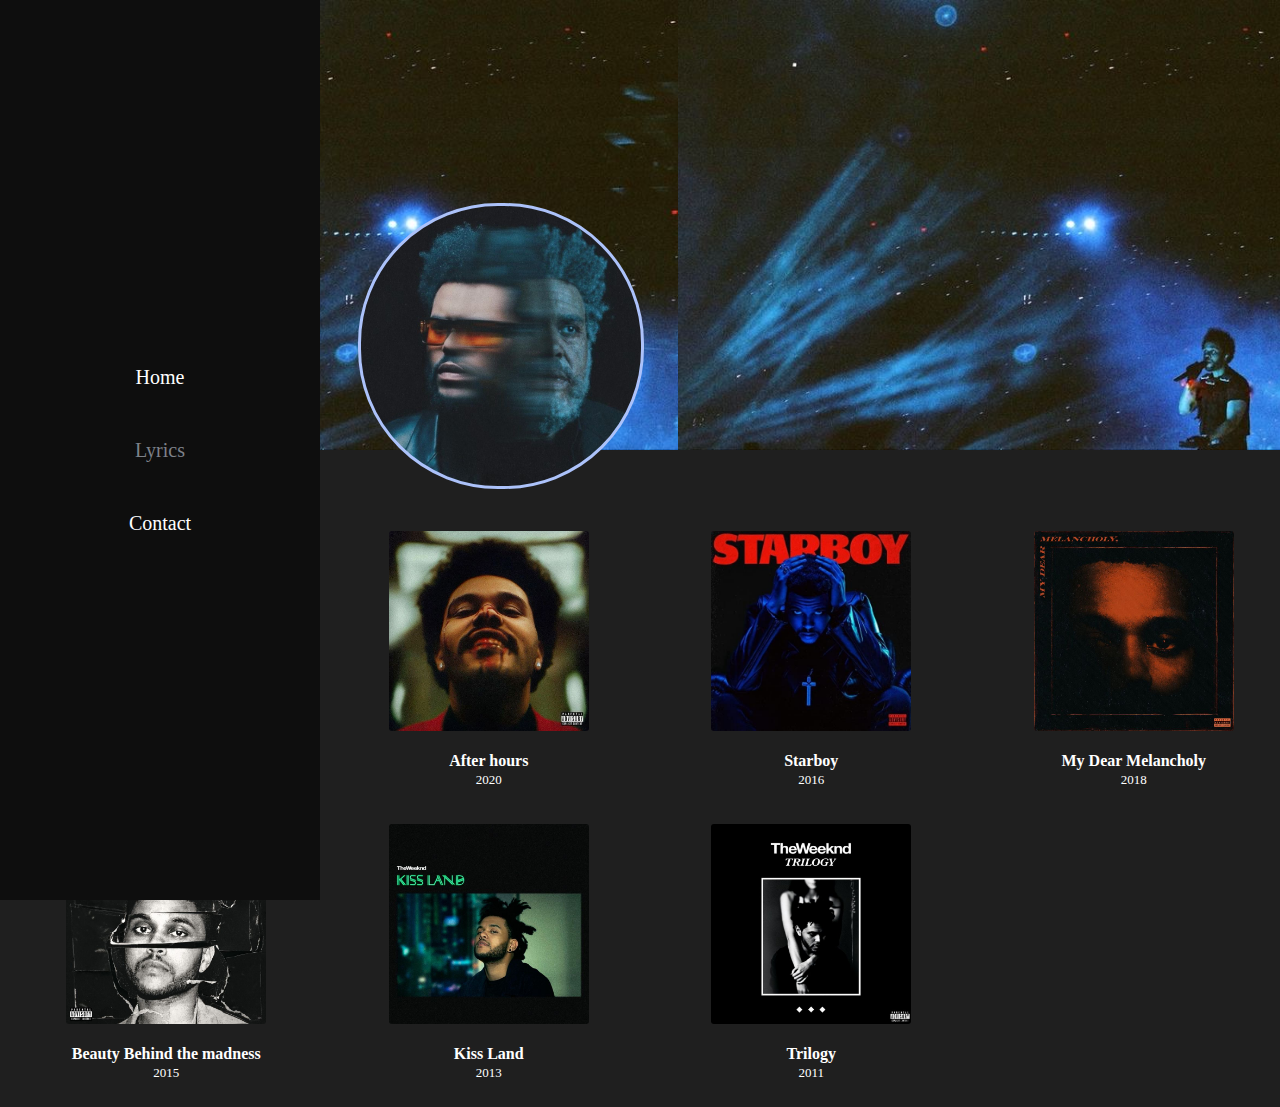
<file: lyrics/lyrics.html>
<!DOCTYPE html>
<html lang="en">
  <head>
    <meta charset="UTF-8" />
    <meta name="viewport" content="width=device-width, initial-scale=1.0" />
    <title>Know your artist</title>
    <link rel="icon" href="footages/RMZ.jpg" />
    <link rel="stylesheet" href="lyrics.css" />
  </head>
  <body>
    <div class="barre"  onmouseover="showbarre()" onmouseout="hidebarre()">
        <a href="../index.html">Home</a>
        <a id="lyr" href="lyrics.html">Lyrics</a>
        <a href="../contact/contact.html">Contact</a>
      </div>
    <header>
      <div class="sight"></div>
      <div class="artist"></div>
    </header>
    <div class="marge"></div>
    <div class="content">
      <div class="album" id="Dawn_FM">
        <a href="album/album_Dawn_FM.html"  class="image" id="DF"></a>
        <h3>Dawn FM <br><span>2022</span></h3>
      </div>
      <div class="album" id="After_hours">
        <a href="album/album_After_hours.html" class="image" id="AH" ></a>
        <h3>After hours <br> <span>2020</span></h3>
      </div>
      <div class="album" id="starboy">
         <a href="album/album_starboy.html" class="image" id="SB"></a>
        <h3>Starboy <br> <span>2016</span> </h3>
      </div>
      <div class="album" id="My_Dear_Melancholy">
        <a href="album/album_My_Dear_Melancholy.html"class="image" id="MDM"></a>
        <h3>My Dear Melancholy <br><span>2018</span></h3>
      </div>
      <div class="album" id="Beauty_Behind_the_madness">
        <a href="album/album_Beauty_Behind_the_madness.html" class="image" id="BBM"></a>
        <h3>Beauty Behind the madness <br><span>2015</span></h3>
      </div>
      <div class="album" id="Kiss_Land">
        <a href="album/album_Kiss_Land.html" class="image" id="KL"></a>
        <h3>Kiss Land <br><span>2013</span></h3>
      </div>
      <div class="album" id="Trilogy">
        <a href="album/album_Trilogy.html" class="image" id="T"></a>
        <h3>Trilogy <br><span>2011</span></h3>
      </div>
    </div>
  </body>
  <script src="lyrics.js"></script>
</html>
</file>
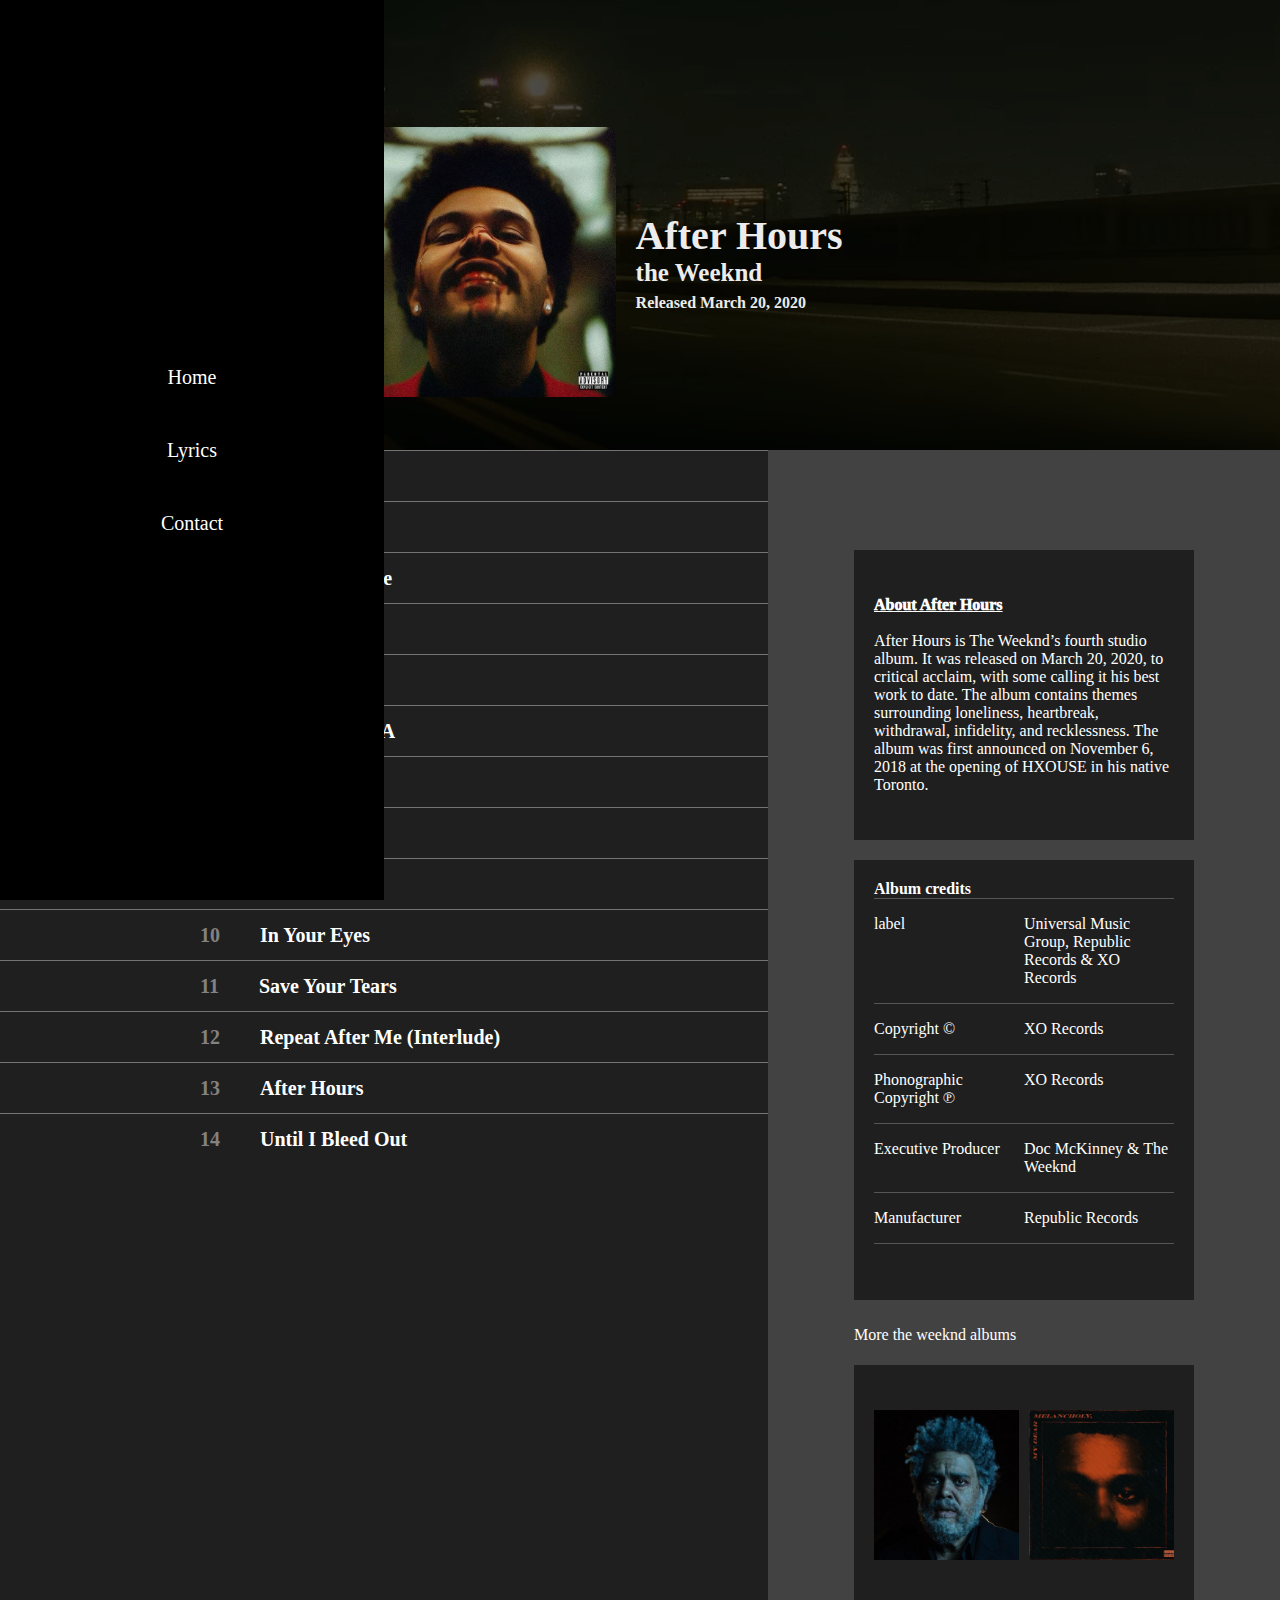
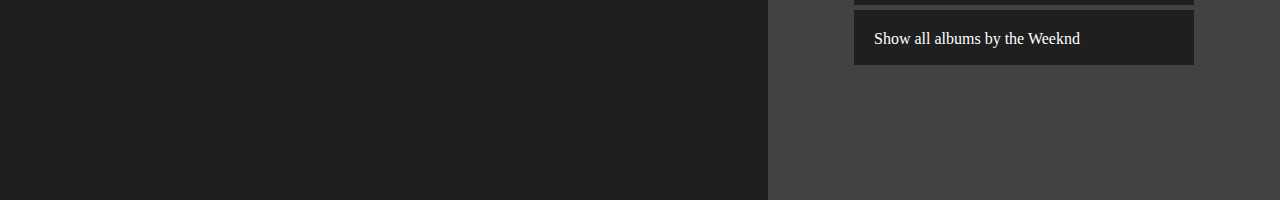
<file: lyrics/album/album_After_hours.html>
<!DOCTYPE html>
<html lang="en">
  <head>
    <meta charset="UTF-8" />
    <meta name="viewport" content="width=device-width, initial-scale=1.0" />
    <title>Know your artist</title>
    <link rel="icon" href="footages/RMZ.jpg">
    <link rel="stylesheet" href="album_After_hours.css" />
  </head>
  <body>
    <div class="barre" onmouseover="showbarre()" onmouseout="hidebarre()">
      <a href="../../index.html">Home</a>
      <a id="lyr" href="../lyrics.html">Lyrics</a>
      <a href="../../contact/contact.html">Contact</a>
    </div>
    <header>
      <div class="sight"></div>
      <div class="specifics">
        <div class="album_cover"></div>
        <div class="info">
          <h2>After Hours</h2>
          <h3>the Weeknd</h3>
          <h4>Released March 20, 2020</h4>
        </div>
      </div>
    </header>
    <div class="content">
      <div class="liste">
        <div class="song">
          <span>1</span>
          <p><a href="./parole/parole.html"> Alone Again</a></p>
        </div>
        <div class="song">
          <span>2</span>
          <p><a href="./parole/parole.html">Too Late</a></p>
        </div>
        <div class="song">
          <span>3</span>
          <p><a href="./parole/parole.html"> Hardest To Love</a></p>
        </div>
        <div class="song">
          <span>4</span>
          <p><a href="./parole/parole.html"> Scared To Live</a></p>
        </div>
        <div class="song">
          <span>5</span>
          <p><a href="./parole/parole.html">Snowchild </a></p>
        </div>
        <div class="song">
          <span>6</span>
          <p><a href="./parole/parole.html"> Escape From LA</a></p>
        </div>
        <div class="song">
          <span>7</span>
          <p><a href="./parole/parole.html"> Heartles</a></p>
        </div>
        <div class="song">
          <span>8</span>
          <p><a href="./parole/parole.html"> Faith</a></p>
        </div>
        <div class="song">
          <span>9</span>
          <p><a href="./parole/parole.html"> Blinding Lights</a></p>
        </div>
        <div class="song">
          <span>10</span>
          <p><a href="./parole/parole.html"> In Your Eyes</a></p>
        </div>
        <div class="song">
          <span>11</span>
          <p><a href="./parole/parole.html">Save Your Tears </a></p>
        </div>
        <div class="song">
          <span>12</span>
          <p><a href="./parole/parole.html">Repeat After Me (Interlude) </a></p>
        </div>
        <div class="song">
          <span>13</span>
          <p><a href="./parole/parole.html"> After Hours </a></p>
        </div>
        <div class="song">
          <span>14</span>
          <p><a href="./parole/parole.html">Until I Bleed Out</a></p>
        </div>
      </div>
      <div class="sider">
        <div class="aside" id="about">
          <p>
            <span>About After Hours</span>
            <br />
            <br />
            After Hours is The Weeknd’s fourth studio album. It was released on
            March 20, 2020, to critical acclaim, with some calling it his best
            work to date. The album contains themes surrounding loneliness,
            heartbreak, withdrawal, infidelity, and recklessness. The album was
            first announced on November 6, 2018 at the opening of HXOUSE in his
            native Toronto.
          </p>
        </div>
        <div class="aside" id="album_credits">
          <div class="credits"><h4>Album credits</h4></div>
          <div class="credits">
            <p>label</p>
            <p>Universal Music Group, Republic Records & XO Records</p>
          </div>
          <div class="credits">
            <p>Copyright ©</p>
            <p>XO Records</p>
          </div>
          <div class="credits">
            <p>Phonographic Copyright ℗</p>
            <p>XO Records</p>
          </div>
          <div class="credits">
            <p>Executive Producer</p>
            <p>Doc McKinney & The Weeknd</p>
          </div>
          <div class="credits">
            <p>Manufacturer</p>
            <p>Republic Records</p>
          </div>
        </div>

        <div></div>
        <p>More the weeknd albums</p>
        <div class="aside" id="more_albums">
          <a href="album_Dawn_FM.html" class="sup" id="sup1"></a>
          <a href="album_My_Dear_Melancholy.html" class="sup" id="sup2"></a>
        </div>
        <div class="aside" id="see_all">
          <a href="../lyrics.html">Show all albums by the Weeknd</a>
        </div>
      </div>
    </div>
  </body>
  <script src="album.js"></script>
</html>
</file>
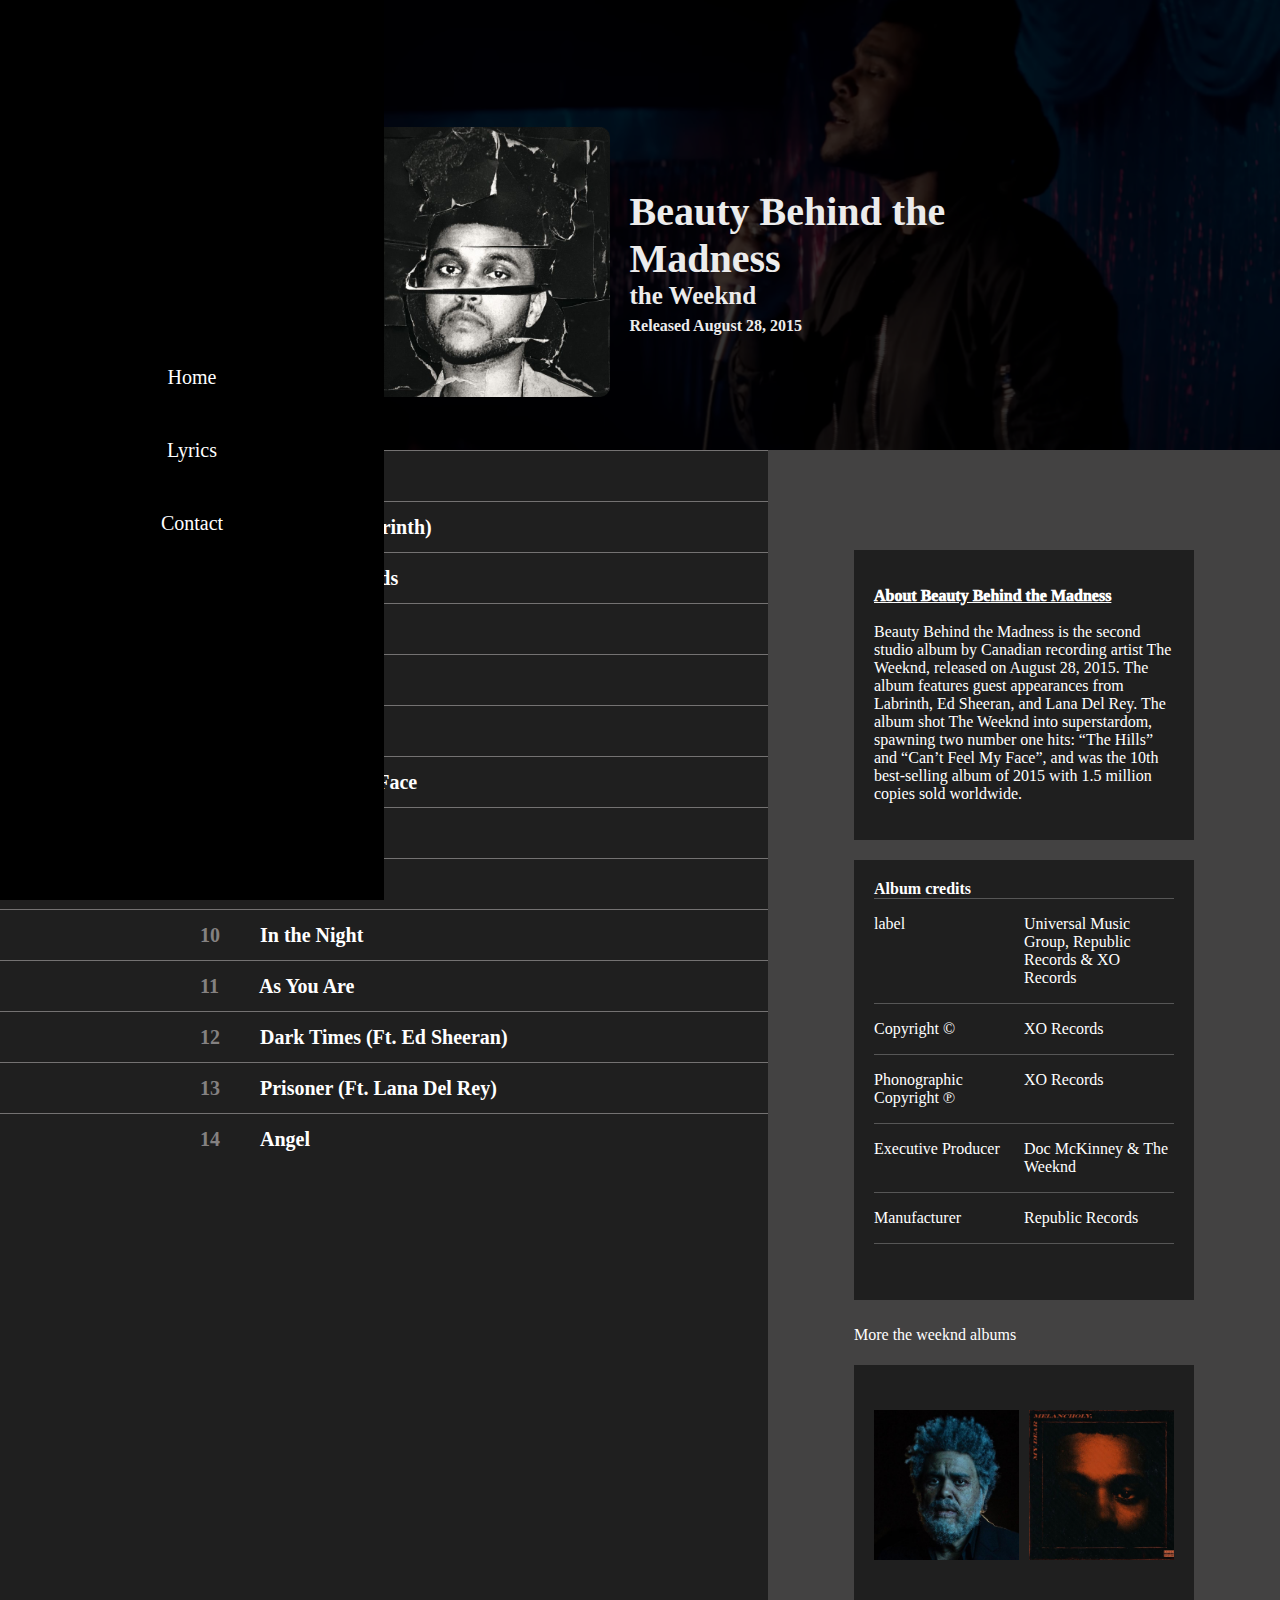
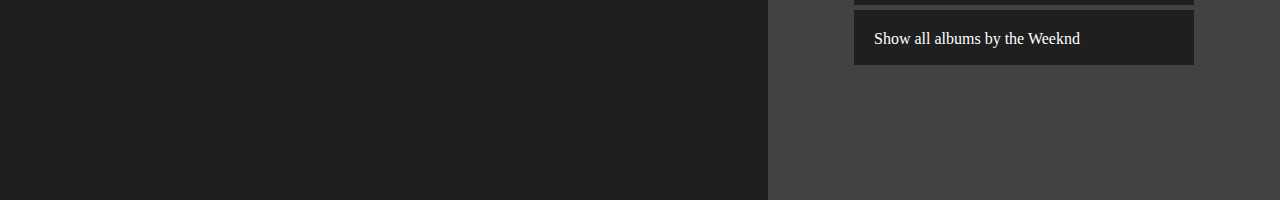
<file: lyrics/album/album_Beauty_Behind_the_madness.html>
<!DOCTYPE html>
<html lang="en">
  <head>
    <meta charset="UTF-8" />
    <meta name="viewport" content="width=device-width, initial-scale=1.0" />
    <title>Know your artist</title>
    <link rel="icon" href="footages/RMZ.jpg">
    <link rel="stylesheet" href="album_Beauty_Behind_the_madness.css" />
  </head>
  <body>
    <div class="barre" onmouseover="showbarre()" onmouseout="hidebarre()">
      <a href="../../index.html">Home</a>
      <a id="lyr" href="../lyrics.html">Lyrics</a>
      <a href="../../contact/contact.html">Contact</a>
    </div>
    <header>
      <div class="sight"></div>
      <div class="specifics">
        <div class="album_cover"></div>
        <div class="info">
          <h2>Beauty Behind the Madness</h2>
          <h3>the Weeknd</h3>
          <h4>Released August 28, 2015</h4>
        </div>
      </div>
    </header>
    <div class="content">
      <div class="liste">
        <div class="song">
          <span>1</span>
          <p><a href="./parole/parole.html">Real Life</a></p>
        </div>
        <div class="song">
          <span>2</span>
          <p><a href="./parole/parole.html">Losers (Ft. Labrinth)</a></p>
        </div>
        <div class="song">
          <span>3</span>
          <p><a href="./parole/parole.html"> Tell Your Friends</a></p>
        </div>
        <div class="song">
          <span>4</span>
          <p><a href="./parole/parole.html"> Often</a></p>
        </div>
        <div class="song">
          <span>5</span>
          <p><a href="./parole/parole.html">The Hills</a></p>
        </div>
        <div class="song">
          <span>6</span>
          <p><a href="./parole/parole.html">Acquainted</a></p>
        </div>
        <div class="song">
          <span>7</span>
          <p><a href="./parole/parole.html"> Can't Feel My Face </a></p>
        </div>
        <div class="song">
          <span>8</span>
          <p><a href="./parole/parole.html"> Shameless</a></p>
        </div>
        <div class="song">
          <span>9</span>
          <p><a href="./parole/parole.html"> Earned It </a></p>
        </div>
        <div class="song">
          <span>10</span>
          <p><a href="./parole/parole.html"> In the Night</a></p>
        </div>
        <div class="song">
          <span>11</span>
          <p><a href="./parole/parole.html"> As You Are</a></p>
        </div>
        <div class="song">
          <span>12</span>
          <p><a href="./parole/parole.html">Dark Times (Ft. Ed Sheeran) </a></p>
        </div>
        <div class="song">
          <span>13</span>
          <p><a href="./parole/parole.html"> Prisoner (Ft. Lana Del Rey)</a></p>
        </div>
        <div class="song">
          <span>14</span>
          <p><a href="./parole/parole.html"> Angel </a></p>
        </div>
      </div>
      <div class="sider">
        <div class="aside" id="about">
          <p>
            <span>About Beauty Behind the Madness</span>
            <br />
            <br />
            Beauty Behind the Madness is the second studio album by Canadian
            recording artist The Weeknd, released on August 28, 2015. The album
            features guest appearances from Labrinth, Ed Sheeran, and Lana Del
            Rey. The album shot The Weeknd into superstardom, spawning two
            number one hits: “The Hills” and “Can’t Feel My Face”, and was the
            10th best-selling album of 2015 with 1.5 million copies sold
            worldwide.
          </p>
        </div>
        <div class="aside" id="album_credits">
          <div class="credits"><h4>Album credits</h4></div>
          <div class="credits">
            <p>label</p>
            <p>Universal Music Group, Republic Records & XO Records</p>
          </div>
          <div class="credits">
            <p>Copyright ©</p>
            <p>XO Records</p>
          </div>
          <div class="credits">
            <p>Phonographic Copyright ℗</p>
            <p>XO Records</p>
          </div>
          <div class="credits">
            <p>Executive Producer</p>
            <p>Doc McKinney & The Weeknd</p>
          </div>
          <div class="credits">
            <p>Manufacturer</p>
            <p>Republic Records</p>
          </div>
        </div>

        <div></div>
        <p>More the weeknd albums</p>
        <div class="aside" id="more_albums">
          <a href="album_Dawn_FM.html" class="sup" id="sup1"></a>
          <a href="album_My_Dear_Melancholy.html" class="sup" id="sup2"></a>
        </div>
        <div class="aside" id="see_all">
          <a href="../lyrics.html">Show all albums by the Weeknd</a>
        </div>
      </div>
    </div>
  </body>
  <script src="album.js"></script>
</html>
</file>
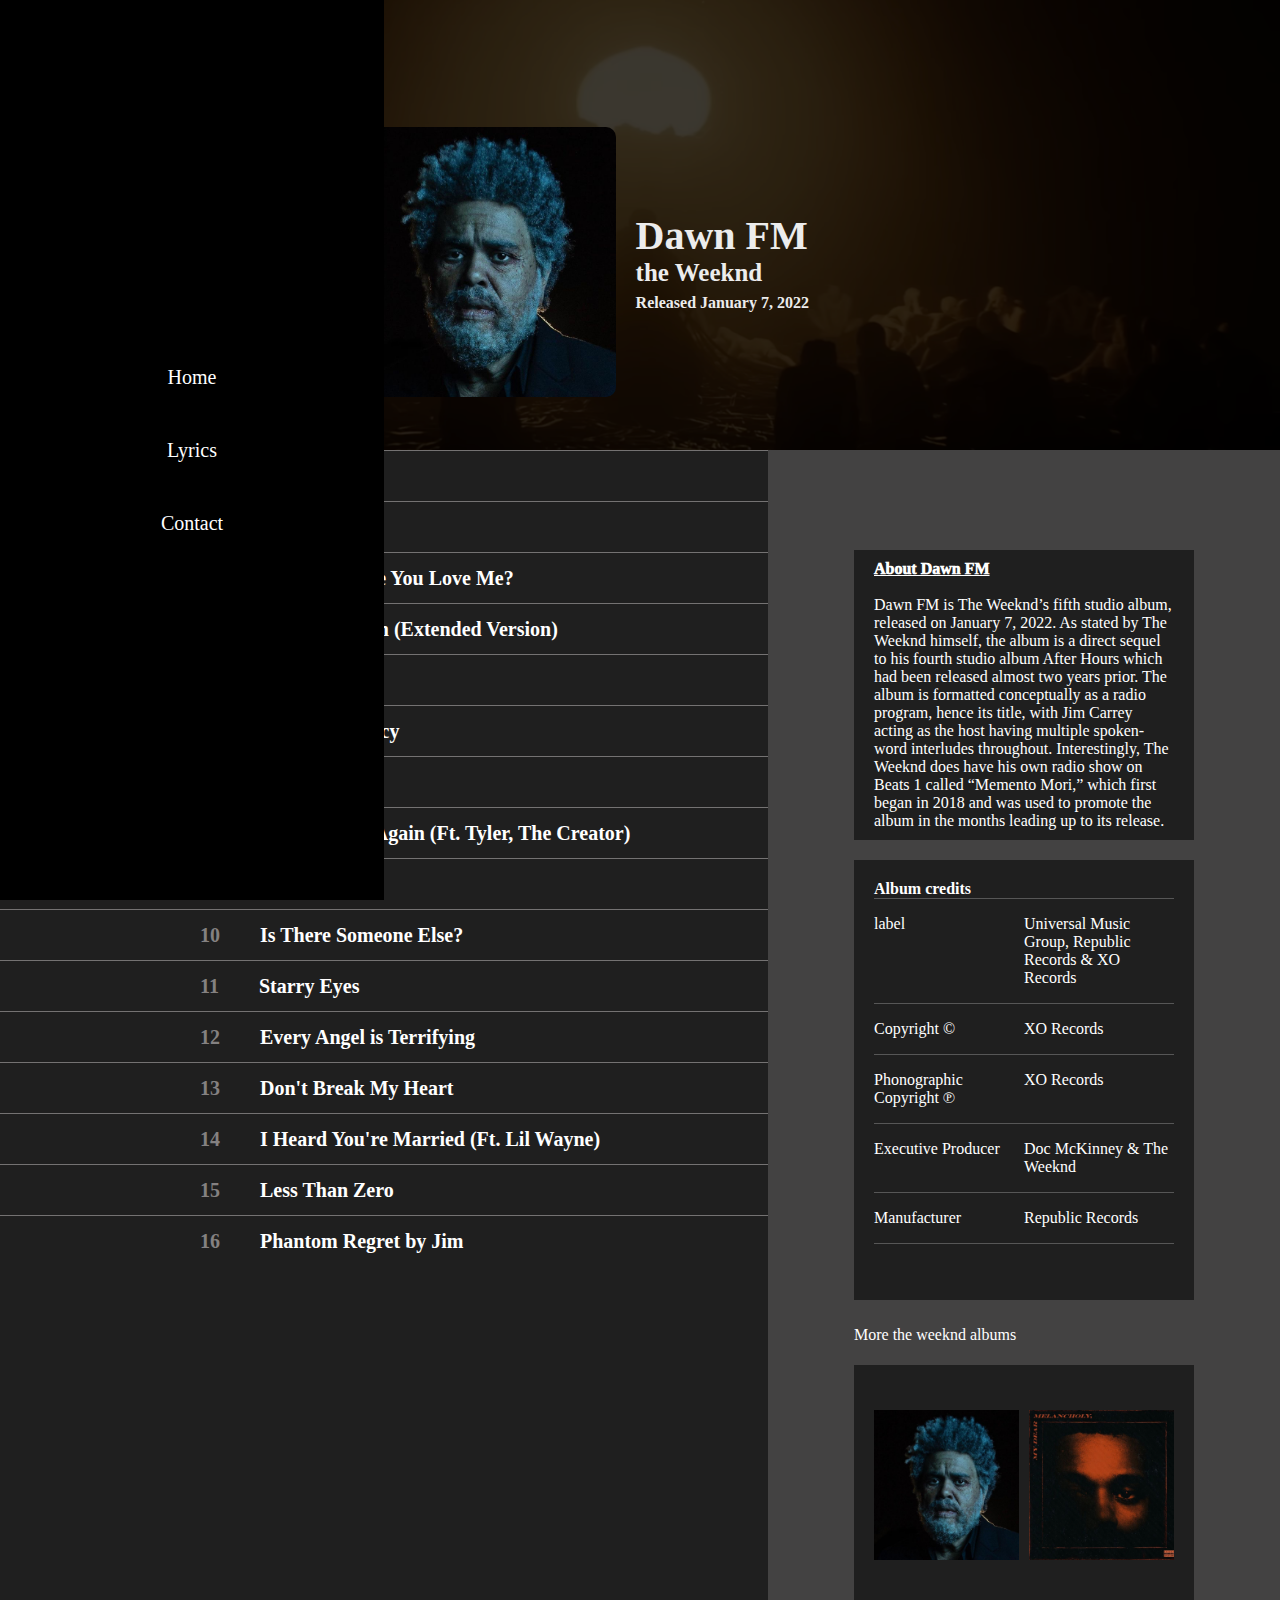
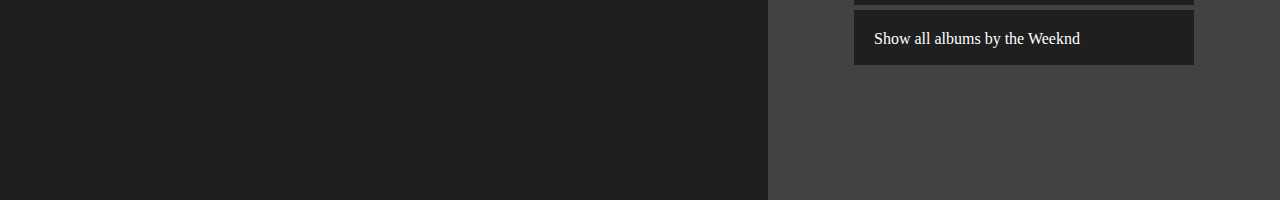
<file: lyrics/album/album_Dawn_FM.html>
<!DOCTYPE html>
<html lang="en">
  <head>
    <meta charset="UTF-8" />
    <meta name="viewport" content="width=device-width, initial-scale=1.0" />
    <title>Know your artist</title>
    <link rel="icon" href="footages/RMZ.jpg">
    <link rel="stylesheet" href="album_Dawn_FM.css" />
  </head>
  <body>
    <div class="barre" onmouseover="showbarre()" onmouseout="hidebarre()">
      <a href="../../index.html">Home</a>
      <a id="lyr" href="../lyrics.html">Lyrics</a>
      <a href="../../contact/contact.html">Contact</a>
    </div>
    <header>
      <div class="sight"></div>
      <div class="specifics">
        <div class="album_cover"></div>
        <div class="info">
          <h2>Dawn FM</h2>
          <h3>the Weeknd</h3>
          <h4>Released January 7, 2022</h4>
        </div>
      </div>
    </header>
    <div class="content">
      <div class="liste">
        <div class="song">
          <span>1</span>
          <p><a href="./parole/parole.html"> Dawn FM </a></p>
        </div>
        <div class="song">
          <span>2</span>
          <p><a href="./parole/parole.html"> Gasoline</a></p>
        </div>
        <div class="song">
          <span>3</span>
          <p><a href="./parole/parole.html"> How Do I Make You Love Me?</a></p>
        </div>
        <div class="song">
          <span>4</span>
          <p><a href="./parole/parole.html">Take My Breath (Extended Version)</a></p>
        </div>
        <div class="song">
          <span>5</span>
          <p><a href="./parole/parole.html"> Sacrifice </a></p>
        </div>
        <div class="song">
          <span>6</span>
          <p><a href="./parole/parole.html">A Tale By Quincy </a></p>
        </div>
        <div class="song">
          <span>7</span>
          <p><a href="./parole/parole.html"> Out of Time</a></p>
        </div>
        <div class="song">
          <span>8</span>
          <p><a href="./parole/parole.html">Here We Go... Again (Ft. Tyler, The Creator)</a></p>
        </div>
        <div class="song">
          <span>9</span>
          <p><a href="./parole/parole.html">Best Friends</a></p>
        </div>
        <div class="song">
          <span>10</span>
          <p><a href="./parole/parole.html">Is There Someone Else? </a></p>
        </div>
        <div class="song">
          <span>11</span>
          <p><a href="./parole/parole.html">Starry Eyes</a></p>
        </div>
        <div class="song">
          <span>12</span>
          <p><a href="./parole/parole.html">Every Angel is Terrifying</a></p>
        </div>
        <div class="song">
          <span>13</span>
          <p><a href="./parole/parole.html">Don't Break My Heart</a></p>
        </div>
        <div class="song">
          <span>14</span>
          <p><a href="./parole/parole.html">I Heard You're Married (Ft. Lil Wayne)</a></p>
        </div>
        <div class="song">
          <span>15</span>
          <p><a href="./parole/parole.html">Less Than Zero</a></p>
        </div>
        <div class="song">
          <span>16</span>
          <p><a href="./parole/parole.html">Phantom Regret by Jim</a></p>
        </div>
      </div>
      <div class="sider">
        <div class="aside" id="about">
          <p>
            <span>About Dawn FM</span>
            <br />
            <br />
            Dawn FM is The Weeknd’s fifth studio album, released on January 7,
            2022. As stated by The Weeknd himself, the album is a direct sequel
            to his fourth studio album After Hours which had been released
            almost two years prior. The album is formatted conceptually as a
            radio program, hence its title, with Jim Carrey acting as the host
            having multiple spoken-word interludes throughout. Interestingly,
            The Weeknd does have his own radio show on Beats 1 called “Memento
            Mori,” which first began in 2018 and was used to promote the album
            in the months leading up to its release.
          </p>
        </div>
        <div class="aside" id="album_credits">
          <div class="credits"><h4>Album credits</h4></div>
          <div class="credits">
            <p>label</p>
            <p>Universal Music Group, Republic Records & XO Records</p>
          </div>
          <div class="credits">
            <p>Copyright ©</p>
            <p>XO Records</p>
          </div>
          <div class="credits">
            <p>Phonographic Copyright ℗</p>
            <p>XO Records</p>
          </div>
          <div class="credits">
            <p>Executive Producer</p>
            <p>Doc McKinney & The Weeknd</p>
          </div>
          <div class="credits">
            <p>Manufacturer</p>
            <p>Republic Records</p>
          </div>
        </div>

        <div></div>
        <p>More the weeknd albums</p>
        <div class="aside" id="more_albums">
          <a href="album_Dawn_FM.html" class="sup" id="sup1"></a>
          <a href="album_My_Dear_Melancholy.html" class="sup" id="sup2"></a>
        </div>
        <div class="aside" id="see_all">
          <a href="../lyrics.html">Show all albums by the Weeknd</a>
        </div>
      </div>
    </div>
  </body>
  <script src="album.js"></script>
</html>
</file>
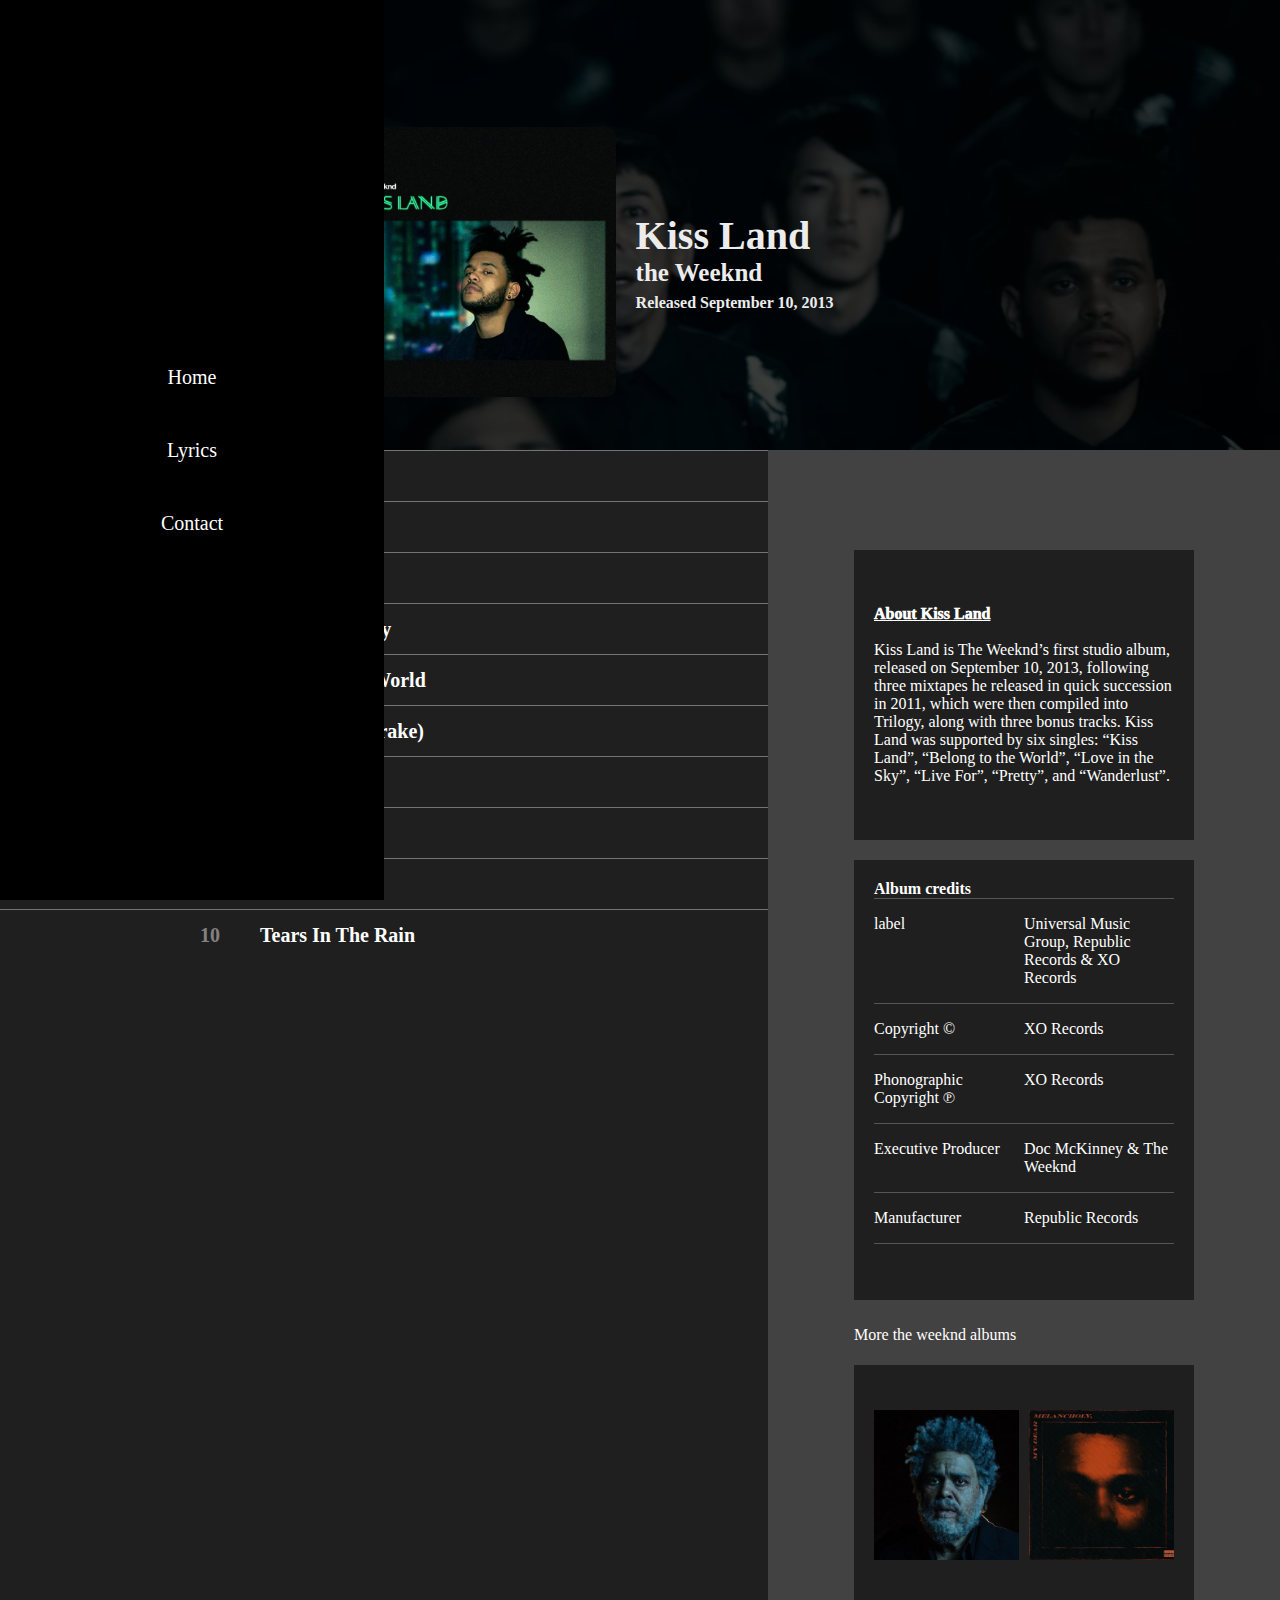
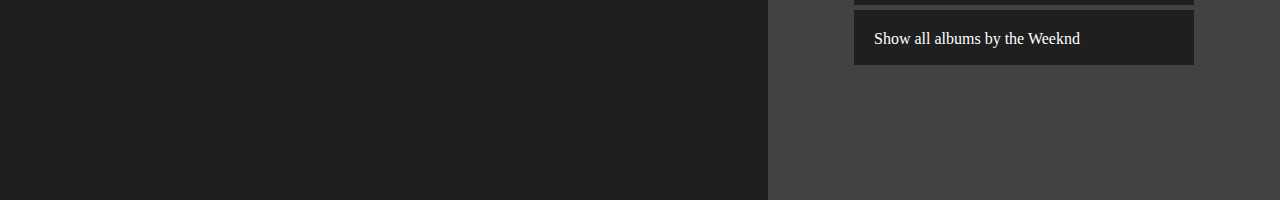
<file: lyrics/album/album_Kiss_Land.html>
<!DOCTYPE html>
<html lang="en">
  <head>
    <meta charset="UTF-8" />
    <meta name="viewport" content="width=device-width, initial-scale=1.0" />
    <title>Know your artist</title>
    <link rel="icon" href="footages/RMZ.jpg">
    <link rel="stylesheet" href="album_Kiss_Land.css" />
  </head>
  <body>
    <div class="barre" onmouseover="showbarre()" onmouseout="hidebarre()">
      <a href="../../index.html">Home</a>
      <a id="lyr" href="../lyrics.html">Lyrics</a>
      <a href="../../contact/contact.html">Contact</a>
    </div>
    <header>
      <div class="sight"></div>
      <div class="specifics">
        <div class="album_cover"></div>
        <div class="info">
          <h2>Kiss Land</h2>
          <h3>the Weeknd</h3>
          <h4>Released September 10, 2013</h4>
        </div>
      </div>
    </header>
    <div class="content">
      <div class="liste">
        <div class="song">
          <span>1</span>
          <p><a href="./parole/parole.html">
            Professional </a></p>
        </div>
        <div class="song">
          <span>2</span>
          <p><a href="./parole/parole.html">
            The Town</a></p>
        </div>
        <div class="song">
          <span>3</span>
          <p><a href="./parole/parole.html">Adaptation</a></p>
        </div>
        <div class="song">
          <span>4</span>
          <p><a href="./parole/parole.html">Love In The Sky</a></p>
        </div>
        <div class="song">
          <span>5</span>
          <p><a href="./parole/parole.html">
            Belong To the World </a></p>
        </div>
        <div class="song">
          <span>6</span>
          <p><a href="./parole/parole.html">Live For (Ft. Drake) </a></p>
        </div>
        <div class="song">
          <span>7</span>
          <p><a href="./parole/parole.html">Wanderlust</a></p>
        </div>
        <div class="song">
          <span>8</span>
          <p><a href="./parole/parole.html">
            Kiss Land</a></p>
        </div>
        <div class="song">
          <span>9</span>
          <p><a href="./parole/parole.html">
            Pretty </a></p>
        </div>
        <div class="song">
          <span>10</span>
          <p><a href="./parole/parole.html">
            Tears In The Rain</a></p>
        </div>
      </div>
      <div class="sider">
        <div class="aside" id="about">
          <p>
            <span>About Kiss Land</span>
            <br />
            <br />
            Kiss Land is The Weeknd’s first studio album, released on September
            10, 2013, following three mixtapes he released in quick succession
            in 2011, which were then compiled into Trilogy, along with three
            bonus tracks. Kiss Land was supported by six singles: “Kiss Land”,
            “Belong to the World”, “Love in the Sky”, “Live For”, “Pretty”, and
            “Wanderlust”.
          </p>
        </div>
        <div class="aside" id="album_credits">
          <div class="credits"><h4>Album credits</h4></div>
          <div class="credits">
            <p>label</p>
            <p>Universal Music Group, Republic Records & XO Records</p>
          </div>
          <div class="credits">
            <p>Copyright ©</p>
            <p>XO Records</p>
          </div>
          <div class="credits">
            <p>Phonographic Copyright ℗</p>
            <p>XO Records</p>
          </div>
          <div class="credits">
            <p>Executive Producer</p>
            <p>Doc McKinney & The Weeknd</p>
          </div>
          <div class="credits">
            <p>Manufacturer</p>
            <p>Republic Records</p>
          </div>
        </div>

        <div></div>
        <p>More the weeknd albums</p>
        <div class="aside" id="more_albums">
          <a href="album_Dawn_FM.html" class="sup" id="sup1"></a>
          <a href="album_My_Dear_Melancholy.html" class="sup" id="sup2"></a>
        </div>
        <div class="aside" id="see_all">
          <a href="../lyrics.html">Show all albums by the Weeknd</a>
        </div>
      </div>
    </div>
  </body>
  <script src="album.js"></script>
</html>
</file>
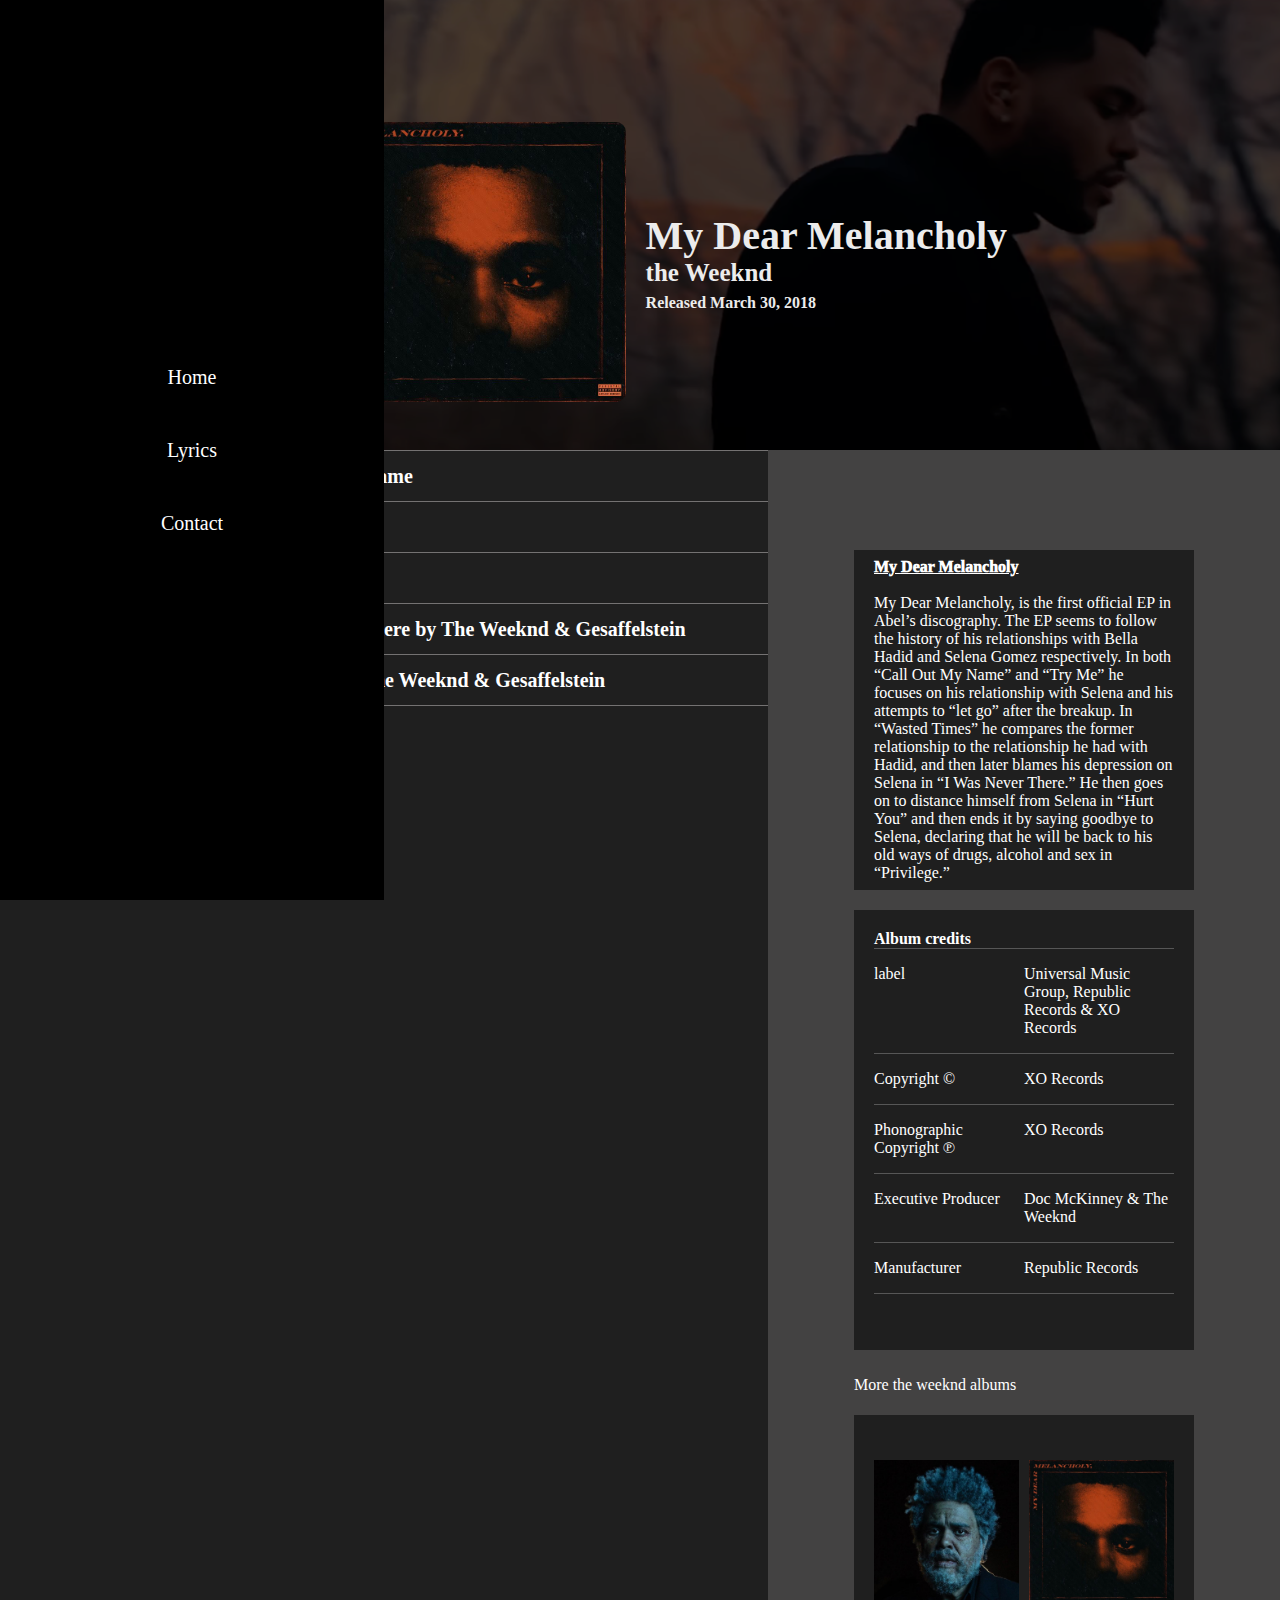
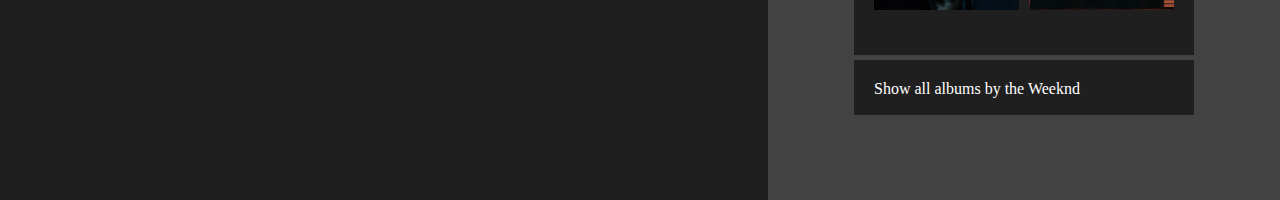
<file: lyrics/album/album_My_Dear_Melancholy.html>
<!DOCTYPE html>
<html lang="en">
  <head>
    <meta charset="UTF-8" />
    <meta name="viewport" content="width=device-width, initial-scale=1.0" />
    <title>Know your artist</title>
    <link rel="icon" href="footages/RMZ.jpg">
    <link rel="stylesheet" href="album_My_Dear_Melancholy.css" />
  </head>
  <body>
    <div class="barre" onmouseover="showbarre()" onmouseout="hidebarre()">
      <a href="../../index.html">Home</a>
      <a id="lyr" href="../lyrics.html">Lyrics</a>
      <a href="../../contact/contact.html">Contact</a>
    </div>
    <header>
      <div class="sight"></div>
      <div class="specifics">
        <div class="album_cover"></div>
        <div class="info">
          <h2>My Dear Melancholy</h2>
          <h3>the Weeknd</h3>
          <h4>Released March 30, 2018</h4>
        </div>
      </div>
    </header>
    <div class="content">
      <div class="liste">
        <div class="song">
          <span>1</span>
          <p><a href="./parole/parole.html"> Call Out My Name</a></p>
        </div>
        <div class="song">
          <span>2</span>
          <p><a href="./parole/parole.html">Try Me </a></p>
        </div>
        <div class="song">
          <span>3</span>
          <p><a href="./parole/parole.html">Wasted Times</a></p>
        </div>
        <div class="song">
          <span>4</span>
          <p><a href="./parole/parole.html"> I Was Never There by The Weeknd & Gesaffelstein</a></p>
        </div>
        <div class="song">
          <span>5</span>
          <p><a href="./parole/parole.html"> Hurt You by The Weeknd & Gesaffelstein</a></p>
        </div>
        <div class="song">
          <span>6</span>
          <p><a href="./parole/parole.html"> Privilege</a></p>
        </div>
      </div>
      <div class="sider">
        <div class="aside" id="about">
          <p>
            <span>My Dear Melancholy</span>
            <br />
            <br />
            My Dear Melancholy, is the first official EP in Abel’s discography.
            The EP seems to follow the history of his relationships with Bella
            Hadid and Selena Gomez respectively. In both “Call Out My Name” and
            “Try Me” he focuses on his relationship with Selena and his attempts
            to “let go” after the breakup. In “Wasted Times” he compares the
            former relationship to the relationship he had with Hadid, and then
            later blames his depression on Selena in “I Was Never There.” He
            then goes on to distance himself from Selena in “Hurt You” and then
            ends it by saying goodbye to Selena, declaring that he will be back
            to his old ways of drugs, alcohol and sex in “Privilege.”
          </p>
        </div>
        <div class="aside" id="album_credits">
          <div class="credits"><h4>Album credits</h4></div>
          <div class="credits">
            <p>label</p>
            <p>Universal Music Group, Republic Records & XO Records</p>
          </div>
          <div class="credits">
            <p>Copyright ©</p>
            <p>XO Records</p>
          </div>
          <div class="credits">
            <p>Phonographic Copyright ℗</p>
            <p>XO Records</p>
          </div>
          <div class="credits">
            <p>Executive Producer</p>
            <p>Doc McKinney & The Weeknd</p>
          </div>
          <div class="credits">
            <p>Manufacturer</p>
            <p>Republic Records</p>
          </div>
        </div>

        <div></div>
        <p>More the weeknd albums</p>
        <div class="aside" id="more_albums">
          <a href="album_Dawn_FM.html" class="sup" id="sup1"></a>
          <a href="album_My_Dear_Melancholy.html" class="sup" id="sup2"></a>
        </div>
        <div class="aside" id="see_all">
          <a href="../lyrics.html">Show all albums by the Weeknd</a>
        </div>
      </div>
    </div>
  </body>
  <script src="album.js"></script>
</html>
</file>
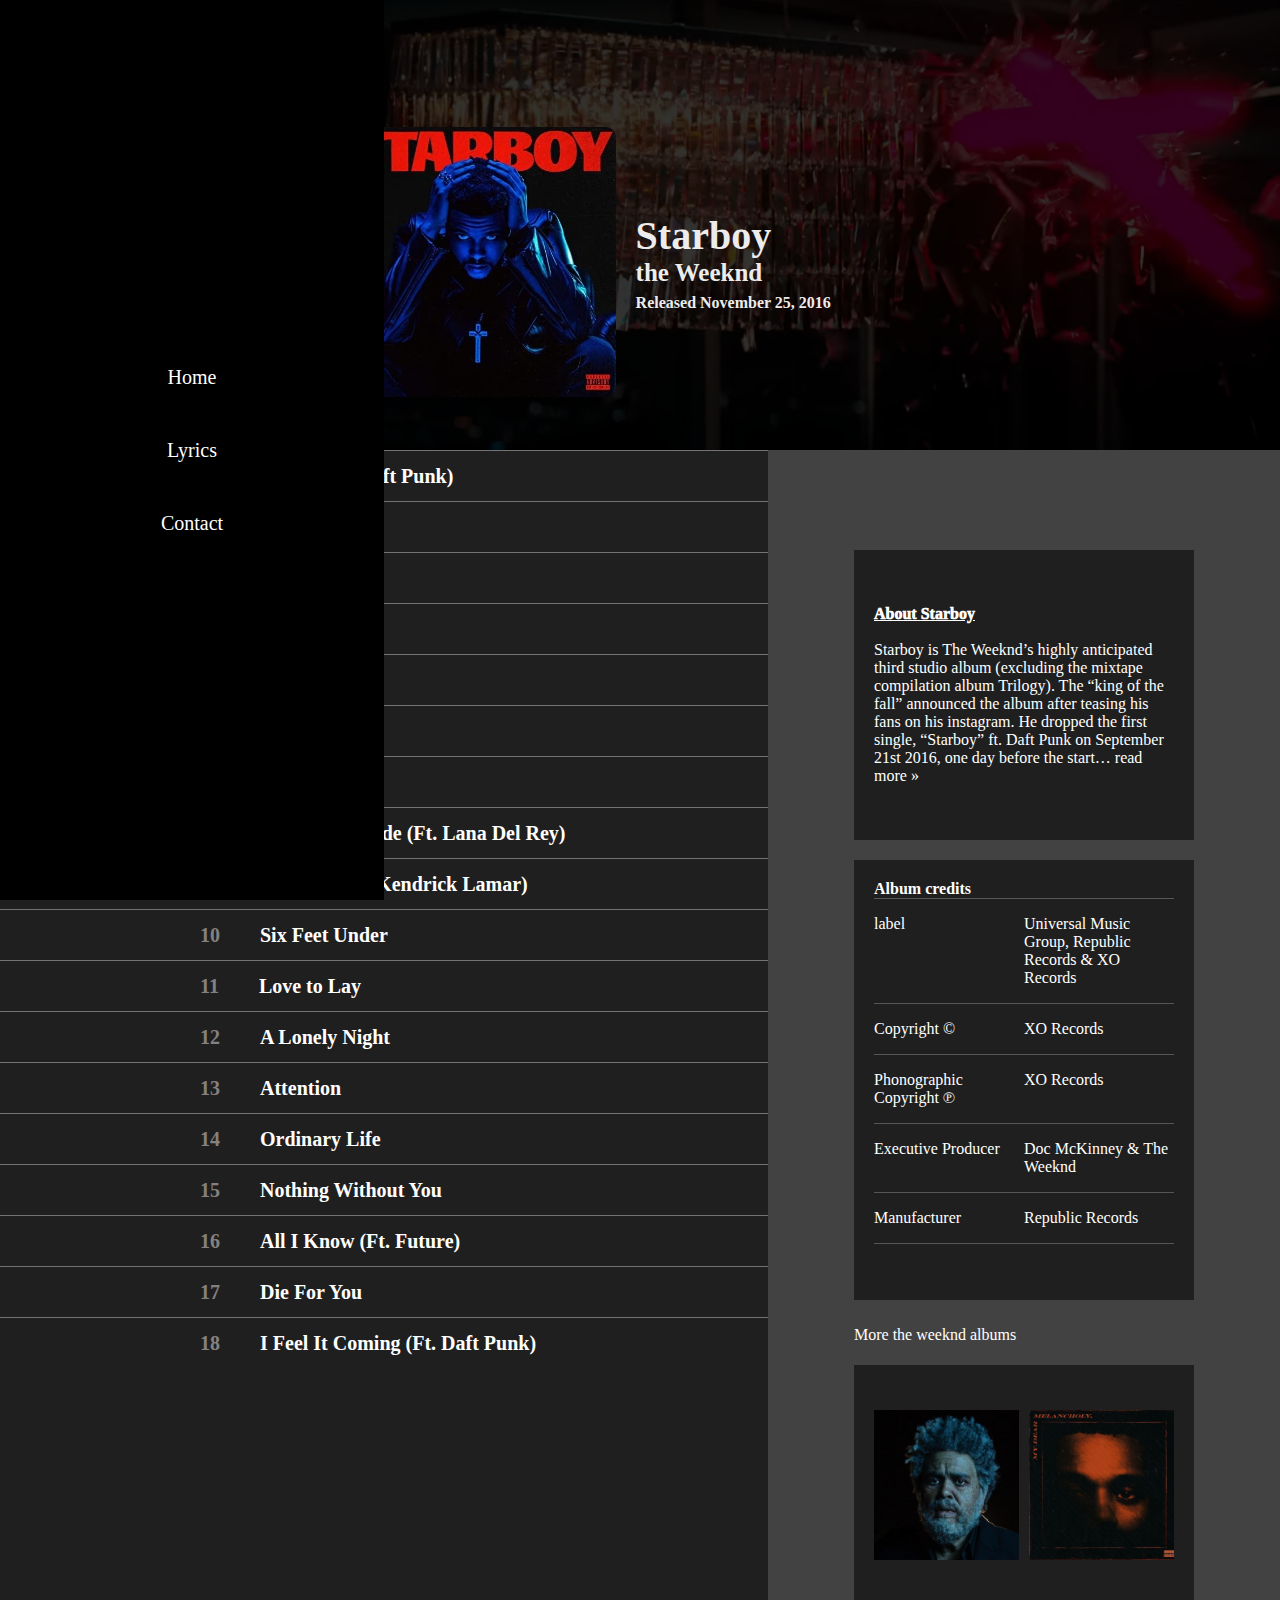
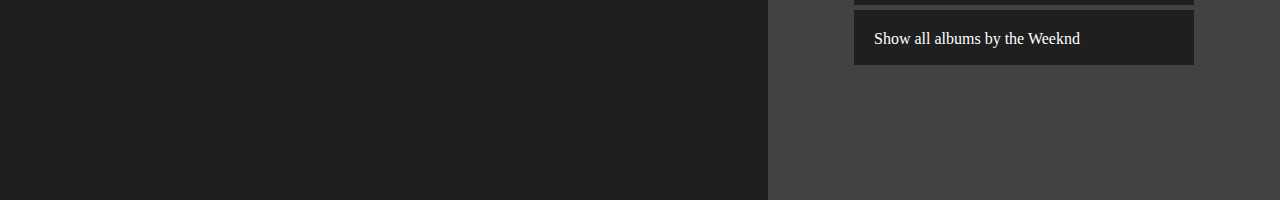
<file: lyrics/album/album_starboy.html>
<!DOCTYPE html>
<html lang="en">
  <head>
    <meta charset="UTF-8" />
    <meta name="viewport" content="width=device-width, initial-scale=1.0" />
    <title>Know your artist</title>
    <link rel="icon" href="footages/RMZ.jpg">
    <link rel="stylesheet" href="album_starboy.css" />
  </head>
  <body>
    <div class="barre" onmouseover="showbarre()" onmouseout="hidebarre()">
      <a href="../../index.html">Home</a>
      <a id="lyr" href="../lyrics.html">Lyrics</a>
      <a href="../../contact/contact.html">Contact</a>
    </div>
    <header>
      <div class="sight"></div>
      <div class="specifics">
        <div class="album_cover"></div>
        <div class="info">
          <h2>Starboy</h2>
          <h3>the Weeknd</h3>
          <h4>Released November 25, 2016</h4>
        </div>
      </div>
    </header>
    <div class="content">
      <div class="liste">
        <div class="song">
          <span>1</span>
          <p><a href="./parole/parole.html">Starboy (Ft. Daft Punk)</a></p>
        </div>
        <div class="song">
          <span>2</span>
          <p><a href="./parole/parole.html">Party Monster</a></p>
        </div>
        <div class="song">
          <span>3</span>
          <p><a href="./parole/parole.html">False Alarm</a></p>
        </div>
        <div class="song">
          <span>4</span>
          <p><a href="./parole/parole.html">Reminder</a></p>
        </div>
        <div class="song">
          <span>5</span>
          <p><a href="./parole/parole.html">Rockin'</a></p>
        </div>
        <div class="song">
          <span>6</span>
          <p><a href="./parole/parole.html">Secrets</a></p>
        </div>
        <div class="song">
          <span>7</span>
          <p><a href="./parole/parole.html">True Colors</a></p>
        </div>
        <div class="song">
          <span>8</span>
          <p><a href="./parole/parole.html">Stargirl Interlude (Ft. Lana Del Rey)</a></p>
        </div>
        <div class="song">
          <span>9</span>
          <p><a href="./parole/parole.html">Sidewalks (Ft. Kendrick Lamar)</a></p>
        </div>
        <div class="song">
          <span>10</span>
          <p><a href="./parole/parole.html">Six Feet Under</a></p>
        </div>
        <div class="song">
          <span>11</span>
          <p><a href="./parole/parole.html">Love to Lay</a></p>
        </div>
        <div class="song">
          <span>12</span>
          <p><a href="./parole/parole.html">A Lonely Night</a></p>
        </div>
        <div class="song">
          <span>13</span>
          <p><a href="./parole/parole.html">Attention</a></p>
        </div>
        <div class="song">
          <span>14</span>
          <p><a href="./parole/parole.html">Ordinary Life</a></p>
        </div>
        <div class="song">
          <span>15</span>
          <p><a href="./parole/parole.html">Nothing Without You</a></p>
        </div>
        <div class="song">
          <span>16</span>
          <p><a href="./parole/parole.html">All I Know (Ft. Future)</a></p>
        </div>
        <div class="song">
          <span>17</span>
          <p><a href="./parole/parole.html">Die For You</a></p>
        </div>
        <div class="song">
          <span>18</span>
          <p><a href="./parole/parole.html">I Feel It Coming (Ft. Daft Punk)</a></p>
        </div>
      </div>
      <div class="sider">
        <div class="aside" id="about">
          <p>
            <span>About Starboy</span>
            <br />
            <br />
            Starboy is The Weeknd’s highly anticipated third studio album
            (excluding the mixtape compilation album Trilogy). The “king of the
            fall” announced the album after teasing his fans on his instagram.
            He dropped the first single, “Starboy” ft. Daft Punk on September
            21st 2016, one day before the start… read more »
          </p>
        </div>
        <div class="aside" id="album_credits">
          <div class="credits"><h4>Album credits</h4></div>
          <div class="credits">
            <p>label</p>
            <p>Universal Music Group, Republic Records & XO Records</p>
          </div>
          <div class="credits">
            <p>Copyright ©</p>
            <p>XO Records</p>
          </div>
          <div class="credits">
            <p>Phonographic Copyright ℗</p>
            <p>XO Records</p>
          </div>
          <div class="credits">
            <p>Executive Producer</p>
            <p>Doc McKinney & The Weeknd</p>
          </div>
          <div class="credits">
            <p>Manufacturer</p>
            <p>Republic Records</p>
          </div>
        </div>

        <div></div>
        <p>More the weeknd albums</p>
        <div class="aside" id="more_albums">
          <a href="album_Dawn_FM.html" class="sup" id="sup1"></a>
          <a href="album_My_Dear_Melancholy.html" class="sup" id="sup2"></a>
        </div>
        <div class="aside" id="see_all">
          <a href="../lyrics.html">Show all albums by the Weeknd</a>
        </div>
      </div>
    </div>
  </body>
  <script src="album.js"></script>
</html>
</file>
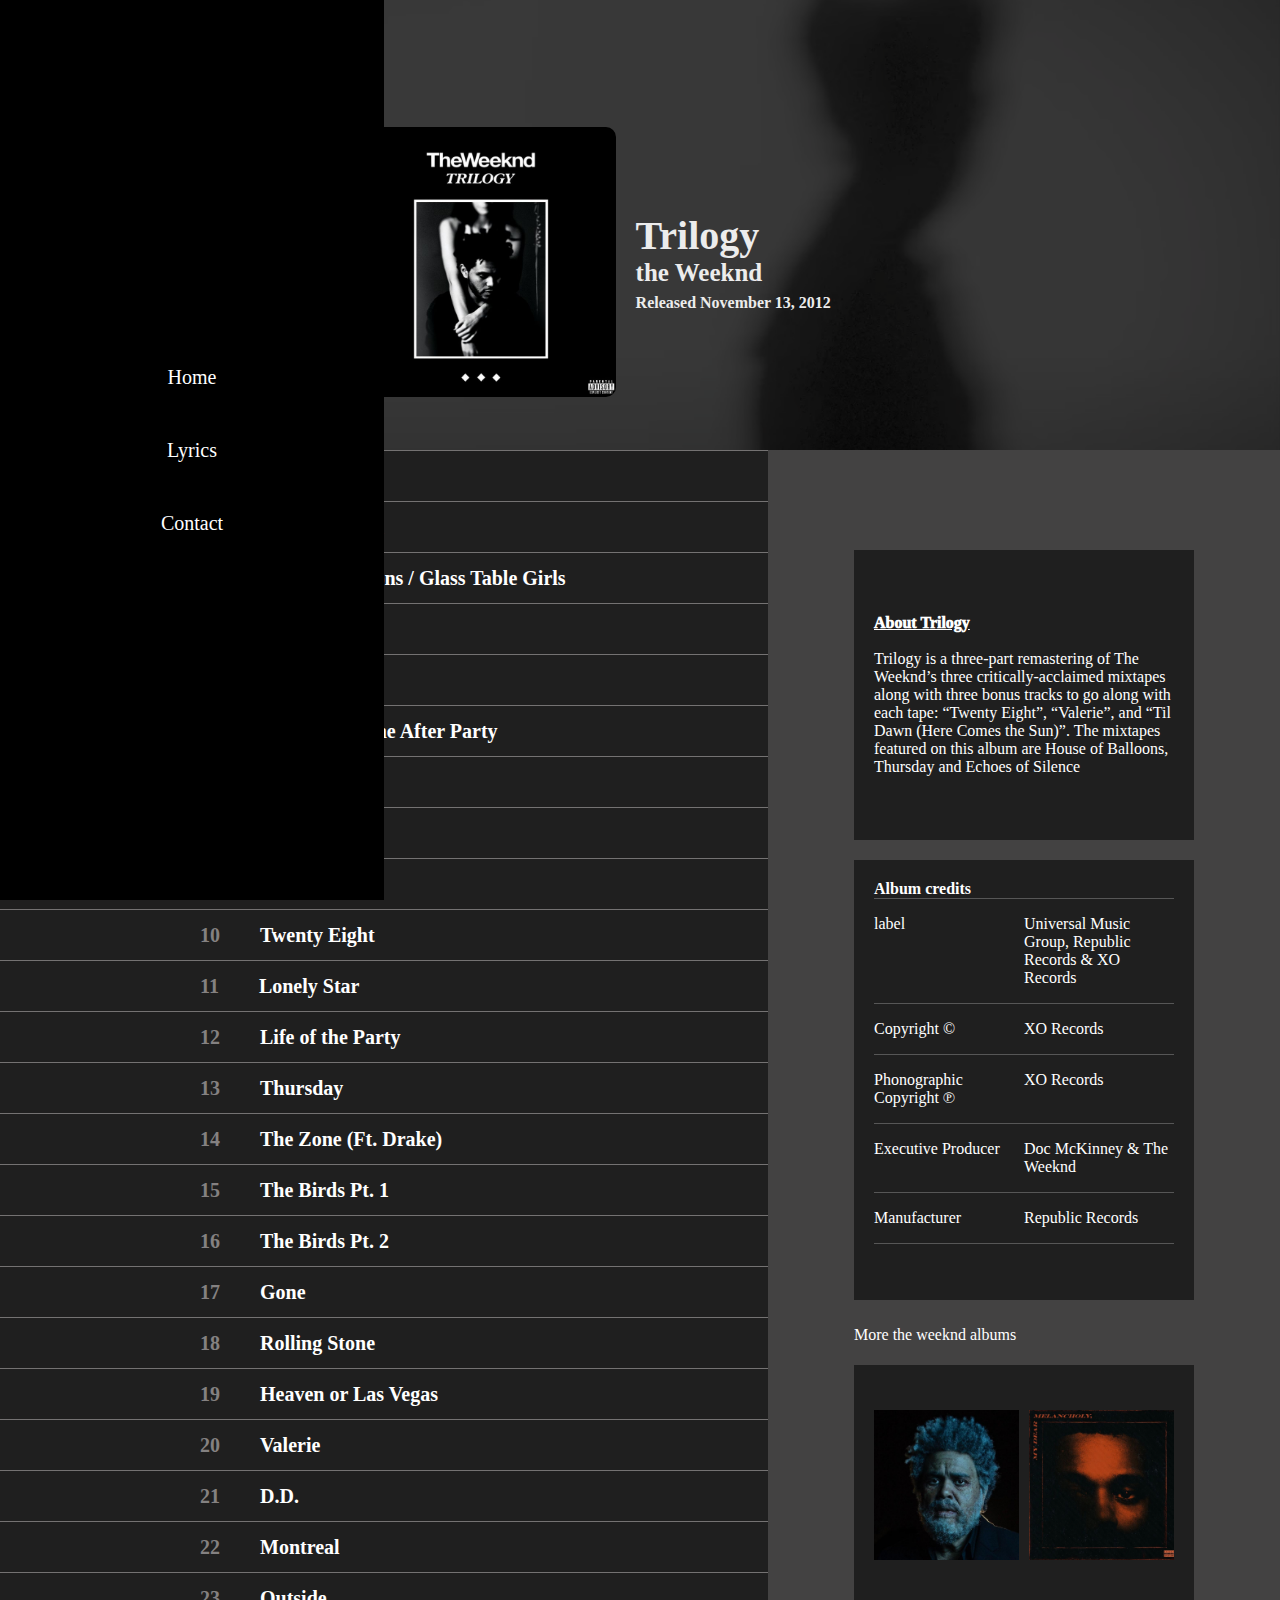
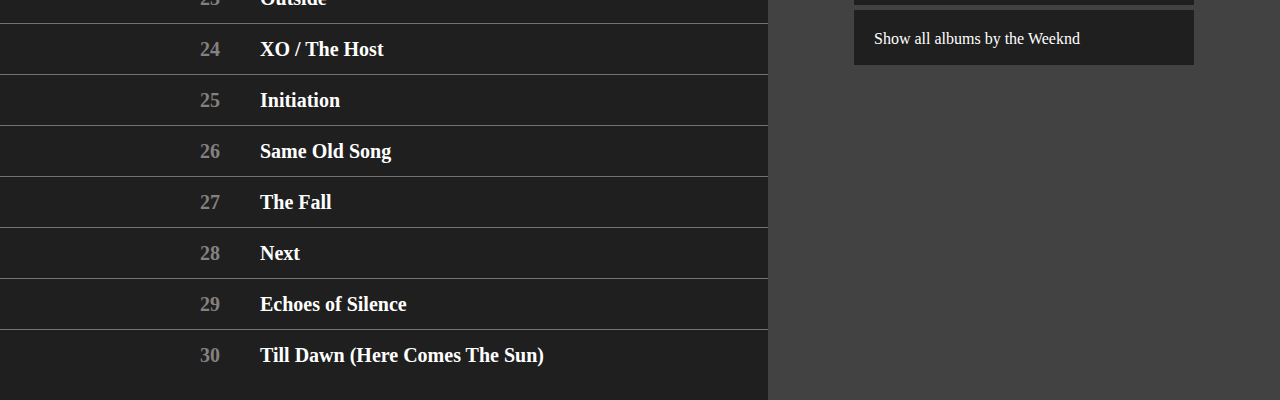
<file: lyrics/album/album_Trilogy.html>
<!DOCTYPE html>
<html lang="en">
  <head>
    <meta charset="UTF-8" />
    <meta name="viewport" content="width=device-width, initial-scale=1.0" />
    <title>Know your artist</title>
    <link rel="icon" href="footages/RMZ.jpg">
    <link rel="stylesheet" href="album_Trilogy.css" />
  </head>
  <body>
    <div class="barre" onmouseover="showbarre()" onmouseout="hidebarre()">
      <a href="../../index.html">Home</a>
      <a id="lyr" href="../lyrics.html">Lyrics</a>
      <a href="../../contact/contact.html">Contact</a>
    </div>
    <header>
      <div class="sight"></div>
      <div class="specifics">
        <div class="album_cover"></div>
        <div class="info">
          <h2>Trilogy</h2>
          <h3>the Weeknd</h3>
          <h4>Released November 13, 2012</h4>
        </div>
      </div>
    </header>
    <div class="content">
      <div class="liste">
        <div class="song">
          <span>1</span>
          <p><a href="./parole/parole.html"> High for This</a></p>
        </div>
        <div class="song">
          <span>2</span>
          <p><a href="./parole/parole.html"> What You Need</a></p>
        </div>
        <div class="song">
          <span>3</span>
          <p><a href="./parole/parole.html"> House of Balloons / Glass Table Girls</a></p>
        </div>
        <div class="song">
          <span>4</span>
          <p><a href="./parole/parole.html"> The Morning</a></p>
        </div>
        <div class="song">
          <span>5</span>
          <p><a href="./parole/parole.html"> Wicked Games</a></p>
        </div>
        <div class="song">
          <span>6</span>
          <p><a href="./parole/parole.html"> The Party & The After Party</a></p>
        </div>
        <div class="song">
          <span>7</span>
          <p><a href="./parole/parole.html"> Coming Down</a></p>
        </div>
        <div class="song">
          <span>8</span>
          <p><a href="./parole/parole.html"> Loft Music</a></p>
        </div>
        <div class="song">
          <span>9</span>
          <p><a href="./parole/parole.html"> The Knowing</a></p>
        </div>
        <div class="song">
          <span>10</span>
          <p><a href="./parole/parole.html">Twenty Eight</a></p>
        </div>
        <div class="song">
          <span>11</span>
          <p><a href="./parole/parole.html">Lonely Star</a></p>
        </div>
        <div class="song">
          <span>12</span>
          <p><a href="./parole/parole.html">Life of the Party </a></p>
        </div>
        <div class="song">
          <span>13</span>
          <p><a href="./parole/parole.html">Thursday</a></p>
        </div>
        <div class="song">
          <span>14</span>
          <p><a href="./parole/parole.html"> The Zone (Ft. Drake)</a></p>
        </div>
        <div class="song">
          <span>15</span>
          <p><a href="./parole/parole.html"> The Birds Pt. 1</a></p>
        </div>
        <div class="song">
          <span>16</span>
          <p><a href="./parole/parole.html"> The Birds Pt. 2 </a></p>
        </div>
        <div class="song">
          <span>17</span>
          <p><a href="./parole/parole.html">Gone </a></p>
        </div>
        <div class="song">
          <span>18</span>
          <p><a href="./parole/parole.html"> Rolling Stone</a></p>
        </div>
        <div class="song">
          <span>19</span>
          <p><a href="./parole/parole.html"> Heaven or Las Vegas </a></p>
        </div>
        <div class="song">
          <span>20</span>
          <p><a href="./parole/parole.html">Valerie</a></p>
        </div>
        <div class="song">
          <span>21</span>
          <p><a href="./parole/parole.html">D.D. </a></p>
        </div>
        <div class="song">
          <span>22</span>
          <p><a href="./parole/parole.html"> Montreal </a></p>
        </div>
        <div class="song">
          <span>23</span>
          <p><a href="./parole/parole.html">Outside</a></p>
        </div>
        <div class="song">
          <span>24</span>
          <p><a href="./parole/parole.html"> XO / The Host</a></p>
        </div>
        <div class="song">
          <span>25</span>
          <p><a href="./parole/parole.html"> Initiation </a></p>
        </div>
        <div class="song">
          <span>26</span>
          <p><a href="./parole/parole.html">Same Old Song </a></p>
        </div>
        <div class="song">
          <span>27</span>
          <p><a href="./parole/parole.html"> The Fall </a></p>
        </div>
        <div class="song">
          <span>28</span>
          <p><a href="./parole/parole.html">Next </a></p>
        </div>
        <div class="song">
          <span>29</span>
          <p><a href="./parole/parole.html"> Echoes of Silence</a></p>
        </div>
        <div class="song">
          <span>30</span>
          <p><a href="./parole/parole.html"> Till Dawn (Here Comes The Sun)</a></p>
        </div>
      </div>
      <div class="sider">
        <div class="aside" id="about">
          <p>
            <span>About Trilogy</span>
            <br />
            <br />
            Trilogy is a three-part remastering of The Weeknd’s three
            critically-acclaimed mixtapes along with three bonus tracks to go
            along with each tape: “Twenty Eight”, “Valerie”, and “Til Dawn (Here
            Comes the Sun)”. The mixtapes featured on this album are House of
            Balloons, Thursday and Echoes of Silence
          </p>
        </div>
        <div class="aside" id="album_credits">
          <div class="credits"><h4>Album credits</h4></div>
          <div class="credits">
            <p>label</p>
            <p>Universal Music Group, Republic Records & XO Records</p>
          </div>
          <div class="credits">
            <p>Copyright ©</p>
            <p>XO Records</p>
          </div>
          <div class="credits">
            <p>Phonographic Copyright ℗</p>
            <p>XO Records</p>
          </div>
          <div class="credits">
            <p>Executive Producer</p>
            <p>Doc McKinney & The Weeknd</p>
          </div>
          <div class="credits">
            <p>Manufacturer</p>
            <p>Republic Records</p>
          </div>
        </div>

        <div></div>
        <p>More the weeknd albums</p>
        <div class="aside" id="more_albums">
          <a href="album_Dawn_FM.html" class="sup" id="sup1"></a>
          <a href="album_My_Dear_Melancholy.html" class="sup" id="sup2"></a>
        </div>
        <div class="aside" id="see_all">
          <a href="../lyrics.html">Show all albums by the Weeknd</a>
        </div>
      </div>
    </div>
  </body>
  <script src="album.js"></script>
</html>
</file>
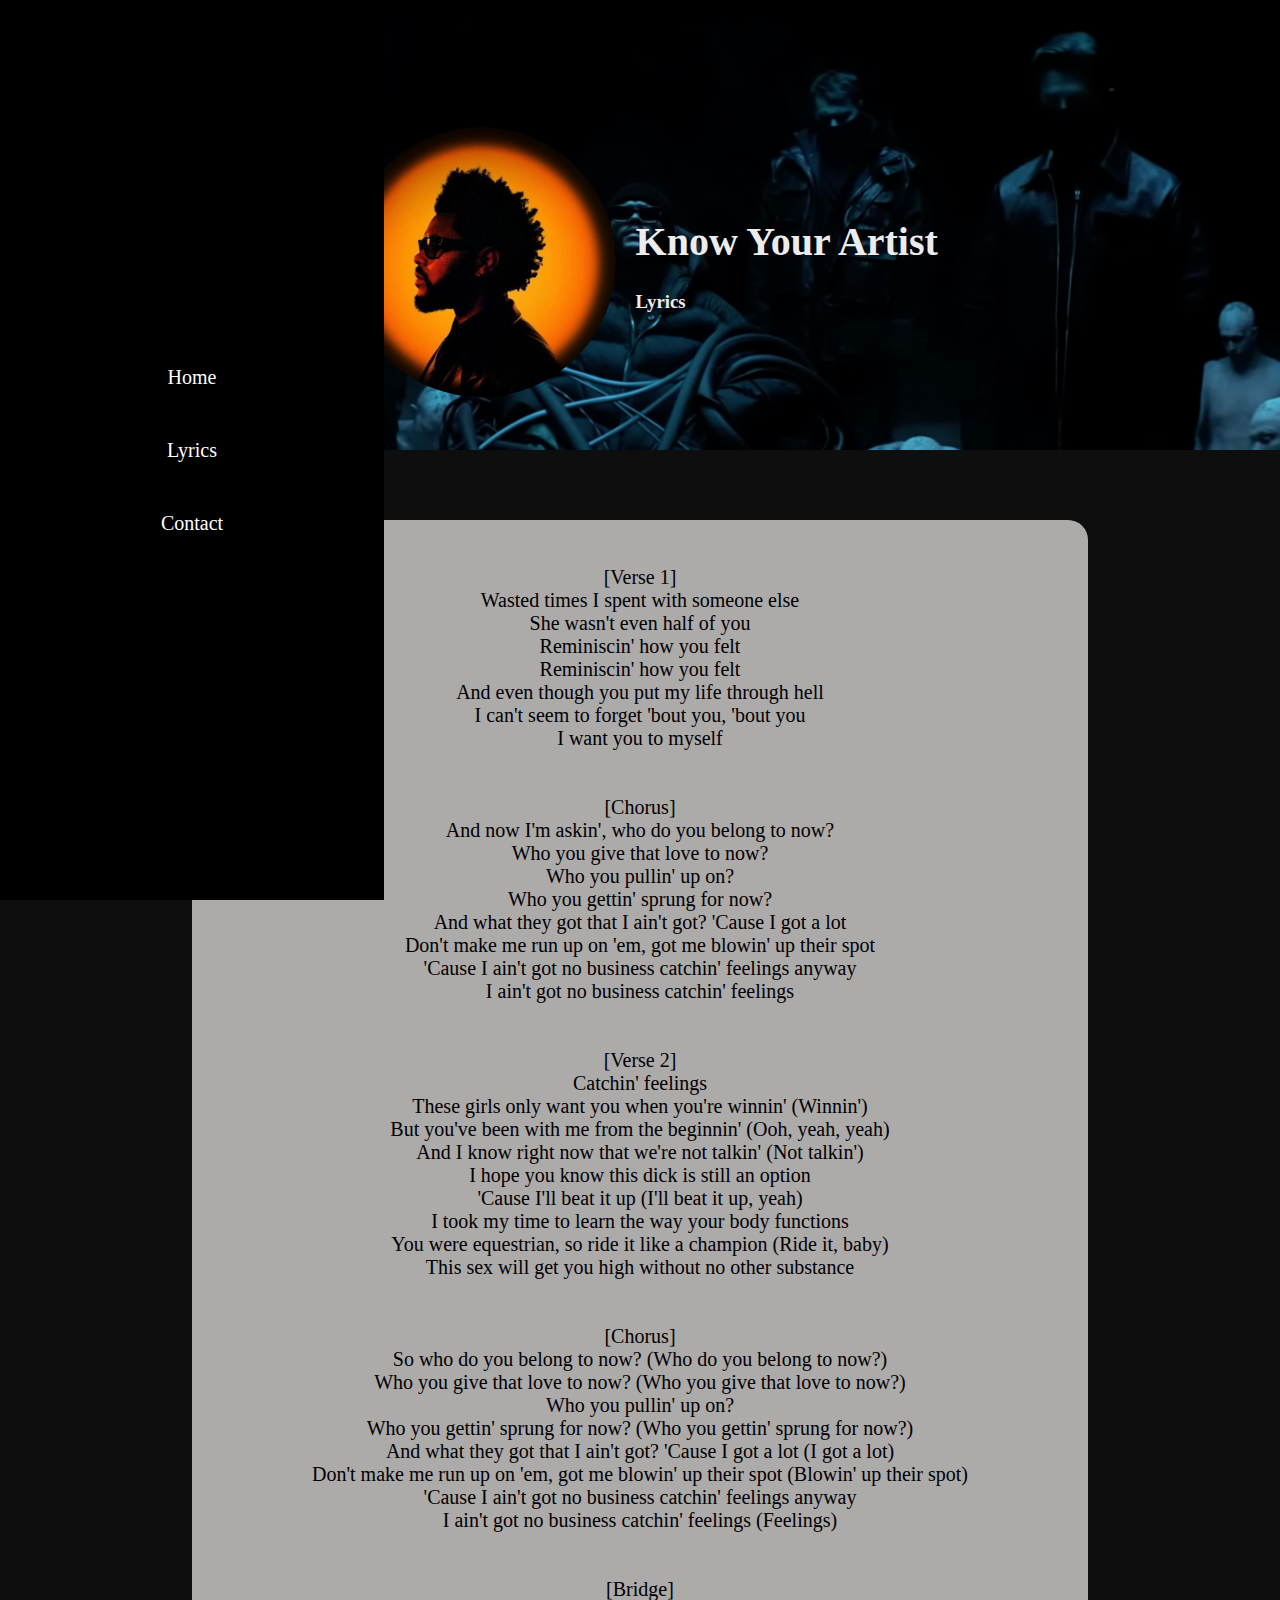
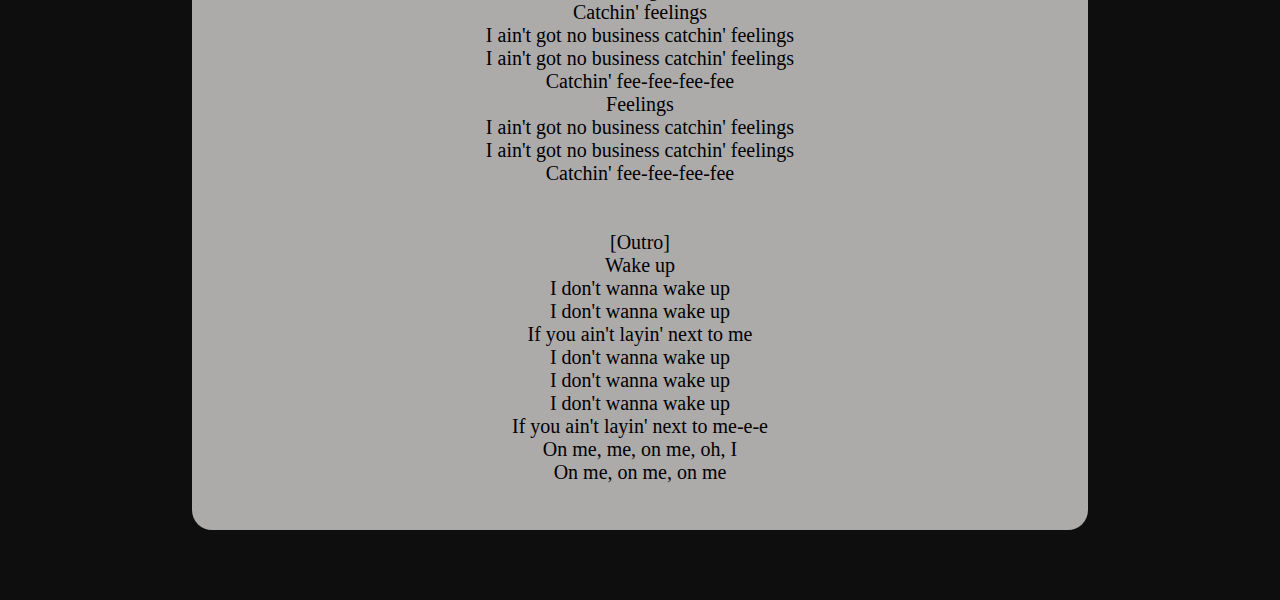
<file: lyrics/album/parole/parole.html>
<!DOCTYPE html>
<html lang="en">
  <head>
    <meta charset="UTF-8" />
    <meta name="viewport" content="width=device-width, initial-scale=1.0" />
    <title>Know your artist</title>
    <link rel="icon" href="footages/RMZ.jpg" />
    <link rel="stylesheet" href="parole.css" />
  </head>
  <body>
    <div class="barre" onmouseover="showbarre()" onmouseout="hidebarre()">
      <a href="../../../index.html">Home</a>
      <a id="lyr" href="../../lyrics.html">Lyrics</a>
      <a href="../../../contact/contact.html">Contact</a>
    </div>
    <header>
      <div class="sight"></div>
      <div class="specifics">
        <div class="album_cover"></div>
        <div class="info">
          <h1>Know Your Artist</h1>
          <h3>Lyrics</h3>
        </div>
      </div>
    </header>
    <section>
      <div class="content">
        <br /><br />
        [Verse 1] <br />
        Wasted times I spent with someone else <br />
        She wasn't even half of you <br />
        Reminiscin' how you felt <br />
        Reminiscin' how you felt <br />
        And even though you put my life through hell <br />
        I can't seem to forget 'bout you, 'bout you <br />
        I want you to myself <br />
        <br />
        <br />

        [Chorus] <br />
        And now I'm askin', who do you belong to now? <br />
        Who you give that love to now? <br />
        Who you pullin' up on? <br />
        Who you gettin' sprung for now? <br />
        And what they got that I ain't got? 'Cause I got a lot <br />
        Don't make me run up on 'em, got me blowin' up their spot <br />
        'Cause I ain't got no business catchin' feelings anyway <br />
        I ain't got no business catchin' feelings <br /><br />
        <br />

        [Verse 2] <br />
        Catchin' feelings <br />
        These girls only want you when you're winnin' (Winnin') <br />
        But you've been with me from the beginnin' (Ooh, yeah, yeah) <br />
        And I know right now that we're not talkin' (Not talkin') <br />
        I hope you know this dick is still an option <br />
        'Cause I'll beat it up (I'll beat it up, yeah) <br />
        I took my time to learn the way your body functions <br />
        You were equestrian, so ride it like a champion (Ride it, baby) <br />
        This sex will get you high without no other substance <br /><br /><br />

        [Chorus] <br />
        So who do you belong to now? (Who do you belong to now?) <br />
        Who you give that love to now? (Who you give that love to now?) <br />
        Who you pullin' up on? <br />
        Who you gettin' sprung for now? (Who you gettin' sprung for now?) <br />
        And what they got that I ain't got? 'Cause I got a lot (I got a lot)
        <br />
        Don't make me run up on 'em, got me blowin' up their spot (Blowin' up
        their spot) <br />
        'Cause I ain't got no business catchin' feelings anyway <br />
        I ain't got no business catchin' feelings (Feelings) <br />
        <br /><br />

        [Bridge] <br />
        Catchin' feelings <br />
        I ain't got no business catchin' feelings <br />
        I ain't got no business catchin' feelings <br />
        Catchin' fee-fee-fee-fee <br />
        Feelings <br />
        I ain't got no business catchin' feelings <br />
        I ain't got no business catchin' feelings <br />
        Catchin' fee-fee-fee-fee <br /><br /><br />

        [Outro] <br />
        Wake up <br />
        I don't wanna wake up <br />
        I don't wanna wake up <br />
        If you ain't layin' next to me <br />
        I don't wanna wake up <br />
        I don't wanna wake up <br />
        I don't wanna wake up <br />
        If you ain't layin' next to me-e-e <br />
        On me, me, on me, oh, I <br />
        On me, on me, on me <br /><br /><br />
      </div>
    </section>
  </body>
  <script src="parole.js"></script>
</html>
</file>
<file: lyrics/lyrics.css>
body {
    height: 100vh;
    margin: 0;
    padding: 0;
    background-color: black;
  }
  
  .barre {
    height: 100vh;
    width: 5%;
    font-size: 20px;
    background-color: rgb(14, 14, 14);
    position: fixed;
    display: flex;
    flex-direction: column;
    justify-content: center;
    align-items: center;
    gap: 50px;
    transition: width 1s;
    z-index: 1;
  }

  #lyr{
    color:rgb(125, 129, 137) ;
  }
  
  .barre a {
    transform: rotate(90deg);
    transform-origin: left top;
    margin-left: 70px;
    transition: transform 0.5s ease, margin-left 0.5s ease;
  }
  
  .horizontal a {
    transform: rotate(0deg);
    transform-origin: initial;
    margin-left: 0;
  }

  a{
    color: white;
    text-decoration: none;
  }
  
  
  a:hover {
    color: rgb(172, 194, 250);
  }
  
  header {
    height: 50%;
    width: 100%;
    position: relative;
  }
  
  .sight {
    height: 100%;
    width: 100%;
    background-image: url(footages/back.JPG);
    background-color: rgb(52, 52, 52);
    background-size: contain; 
  }
  
  .artist {
    height: 280px;
    width: 280px;
    border-radius: 140px;
    background-image: url(footages/artist.JPG);
    background-size: cover;
    position: absolute;
    top: 45%;
    left: 28%;
    border: solid rgb(172, 194, 250);
    background-color: rgb(116, 111, 111);
  }

  .marge{
    width: 100%;
    height: 6.8%;
    background-color: rgb(31, 31, 31);
  }
  
  .content {
    margin: 0px;
    width: 100%;
    background-color: rgb(31, 31, 31);
    display: grid;
    grid-template-columns: repeat(auto-fill, minmax(300px, 1fr));
    grid-gap: 10px; 
    padding: 10px;
  }
  
  .album {
    background-color: rgb(31, 31, 31);
    color: white;
    display: flex;
    flex-direction: column;
    justify-content: center;
    align-items: center;
    gap: 5px;
    padding-top: 10px;
  }
  
  .image {
    height: 200px;
    width: 200px;
    background-color: rgb(23, 22, 33);
    transition: 0.3s;
    border-radius: 3px;
  }
  
  .image:hover {
    transform: scale(1.15);
  }
  
  h3 {
    font-size: 16px;
    text-align: center;
  }
  
  span {
    font-size: 13px;
    font-weight: 100;
  }

  #DF{
    background-image: url(footages/1.JPG);
    background-size: contain;
    background-color: black;
}
#AH{
    background-image: url(footages/2.JPG);
    background-size: contain;
    background-color: black;
}

#SB{
    background-image: url(footages/72.JPG);
    background-size: contain;
    background-color: black;


}

#MDM{
    background-image: url(footages/3.JPG);
    background-size: contain;
    background-color: black;
}
#BBM{
    background-image: url(footages/4.JPG);
    background-size: contain;
    background-color: black;
}
#KL{
    background-image: url(footages/5.JPG);
    background-size: contain;
    background-color: black;
}
#T{
    background-image: url(footages/6.JPG);
    background-size: contain;
    background-color: black;
}
  
  /* Media Queries */
  @media (max-width: 768px) {
    .barre {
      width: 10%;
      font-size: 16px;
    }
  
    .barre a {
      margin-left: 40px;
    }
  
    .artist {
      height: 200px;
      width: 200px;
      top: 20%;
      left: 20%;
    }
  
    header {
      height: 40%;
    }
  
    .content {
      grid-template-columns: repeat(auto-fill, minmax(200px, 1fr));
    }
  }
  
  @media (max-width: 480px) {
    .barre {
      width: 20%;
      font-size: 14px;
    }
  
    .barre a {
      margin-left: 20px;
    }
  
    .artist {
      height: 150px;
      width: 150px;
      top: 15%;
      left: 15%;
    }
  
    header {
      height: 30%;
    }
  
    .content {
      grid-template-columns: repeat(auto-fill, minmax(150px, 1fr));
    }
  
    .image {
      height: 150px;
      width: 150px;
    }
  
    h3 {
      font-size: 14px;
    }
  
    span {
      font-size: 11px;
    }
  }
</file>
<file: lyrics/album/album_After_hours.css>
body {
    height: 100vh;
    background-color: rgb(31, 31, 31);
    margin: 0;
    padding: 0;
  }
  .barre {
    height: 100vh;
    width: 4%;
    font-size: 20px;
    background-color: rgb(0, 0, 0);
    position: fixed;
    display: flex;
    flex-direction: column;
    justify-content: center;
    align-items: center;
    gap: 50px;
    transition: width 1s;
    z-index: 1;
  }
  
  .barre a {
    transform: rotate(90deg);
    transform-origin: left top;
    margin-left: 70px;
    transition: transform 0.5s ease, margin-left 0.5s ease;
  }
  
  .horizontal a {
    transform: rotate(0deg);
    transform-origin: initial;
    margin-left: 0;
  }
  
  a{
    color: white;
    text-decoration: none;
  }
  
  
  a:hover {
    color: rgb(172, 194, 250);
  }
  
  header {
    height: 50%;
    width: 100%;
    position: relative;
    background-color: bisque;
  }
  
  .sight {
    height: 100%;
    width: 100%;
    background-image: url(footages/a.after_hours.8.png);
    background-color: rgb(104, 104, 104);
    background-size: cover;
  }
  
  .specifics {
    height: 280px;
    width: 650px;
    background-size: cover;
    position: absolute;
    top: 27%;
    left: 27%;
    display: flex;
    gap: 20px;
    align-items: center;
    color: rgb(236, 236, 236);
  }
  
  .album_cover {
    background-image: url(footages/2.JPG);
    background-color: black;
    background-size: cover;
    height: 270px;
    width: 270px;
    border-radius: 10px;
  }
  
  h2 {
    margin: 0;
    font-size: 40px;
  }
  
  h3 {
    margin: 0;
    font-size: 25px;
    margin-bottom: 7px;
  }
  
  h4 {
    margin: 0;
  }
  
  .content {
    margin: 0px;
    width: 100%;
    height: 1250px;
    background-color: rgb(31, 31, 31);
    color: rgb(228, 217, 217);
    padding: 10px;
    display: flex;
    padding: 0px;
  }
  
  .liste {
    height: 1250px;
    width: 60%;
    margin: 0;
    padding: 0;
  }
  
  .song {
    height: 50px;
    font-size: 20px;
    font-weight: 600;
    border-top: solid rgb(116, 114, 114);
    border-width: 1px;
    margin: 0;
    display: flex;
    align-items: center;
  }
  .song span {
    margin-left: 200px;
    color: rgb(132, 129, 129);
  }
  .song p {
    margin-left: 40px;
  }
  
  i {
    text-align: end;
  }
  
  .sider {
    height: 1250px;
    width: 40%;
    color: black;
    background-color: rgb(67, 66, 66);
    display: flex;
    flex-direction: column;
    align-items: center;
    padding-top: 100px;
    gap: 5px;
  }
  
  .aside {
    height: 300px;
    width: 300px;
    background-color: rgb(31, 31, 31);
    padding: 20px;
    color: white;
  }
  
  #about{
    display: flex;
    justify-content: center;
    align-items: center;
    height: 250px;
  }
  
  #about span{
    font-weight: 1000;
    text-decoration: underline;
  }
  
  #album_credits{
   margin-top: 15px;
   height: 400px;
  
  }
  
  .credits{
    display : flex;
    border-bottom: solid rgb(86, 86, 86);
    border-width: 0.5px;
  }
  
  .sider p {
    width: 340px;
    color: white;
  }
  #more_albums {
    display: flex;
    gap: 10px;
    height: 200px;
    width: 300px;
    display: flex;
    justify-content: center;
    align-items: center;
  }
  
  .sup {
    height: 150px;
    width: 150px;
    background-color: black;
  }
  
  #sup1 {
    background-image: url(footages/1.JPG);
    background-size: cover;
  }
  
  #sup2 {
    background-image: url(footages/3.JPG);
    background-size: cover;
  }
  
  #see_all {
    height: 15px;
  }
</file>
<file: lyrics/album/album_Beauty_Behind_the_madness.css>
body {
    height: 100vh;
    background-color: rgb(31, 31, 31);
    margin: 0;
    padding: 0;
  }
  .barre {
    height: 100vh;
    width: 4%;
    font-size: 20px;
    background-color: rgb(0, 0, 0);
    position: fixed;
    display: flex;
    flex-direction: column;
    justify-content: center;
    align-items: center;
    gap: 50px;
    transition: width 1s;
    z-index: 1;
  }
  
  .barre a {
    transform: rotate(90deg);
    transform-origin: left top;
    margin-left: 70px;
    transition: transform 0.5s ease, margin-left 0.5s ease;
  }
  
  .horizontal a {
    transform: rotate(0deg);
    transform-origin: initial;
    margin-left: 0;
  }
  
  a{
    color: white;
    text-decoration: none;
  }
  
  
  a:hover {
    color: rgb(172, 194, 250);
  }
  
  header {
    height: 50%;
    width: 100%;
    position: relative;
    background-color: bisque;
  }
  
  .sight {
    height: 100%;
    width: 100%;
    background-image: url(footages/a.beauty.6.png);
    background-color: rgb(79, 77, 77);
    background-size: cover;
  }
  
  .specifics {
    height: 280px;
    width: 750px;
    background-size: cover;
    position: absolute;
    top: 27%;
    left: 27%;
    display: flex;
    gap: 20px;
    align-items: center;
    color: rgb(236, 236, 236);
  }
  
  .album_cover {
    background-image: url(footages/4.JPG);
    background-color: black;
    background-size: cover;
    height: 270px;
    width: 270px;
    border-radius: 10px;
  }
  
  h2 {
    margin: 0;
    font-size: 40px;
  }
  
  h3 {
    margin: 0;
    font-size: 25px;
    margin-bottom: 7px;
  }
  
  h4 {
    margin: 0;
  }
  
  .content {
    margin: 0px;
    width: 100%;
    height: 1250px;
    background-color: rgb(31, 31, 31);
    color: rgb(228, 217, 217);
    padding: 10px;
    display: flex;
    padding: 0px;
  }
  
  .liste {
    height: 1250px;
    width: 60%;
    margin: 0;
    padding: 0;
  }
  
  .song {
    height: 50px;
    font-size: 20px;
    font-weight: 600;
    border-top: solid rgb(116, 114, 114);
    border-width: 1px;
    margin: 0;
    display: flex;
    align-items: center;
  }
  .song span {
    margin-left: 200px;
    color: rgb(132, 129, 129);
  }
  .song p {
    margin-left: 40px;
  }
  
  i {
    text-align: end;
  }
  
  .sider {
    height: 1250px;
    width: 40%;
    color: black;
    background-color: rgb(67, 66, 66);
    display: flex;
    flex-direction: column;
    align-items: center;
    padding-top: 100px;
    gap: 5px;
  }
  
  .aside {
    height: 300px;
    width: 300px;
    background-color: rgb(31, 31, 31);
    padding: 20px;
    color: white;
  }
  
  #about{
    display: flex;
    justify-content: center;
    align-items: center;
    height: 250px;
  }
  
  #about span{
    font-weight: 1000;
    text-decoration: underline;
  }
  
  #album_credits{
   margin-top: 15px;
   height: 400px;
  
  }
  
  .credits{
    display : flex;
    border-bottom: solid rgb(86, 86, 86);
    border-width: 0.5px;
  }
  
  .sider p {
    width: 340px;
    color: white;
  }
  #more_albums {
    display: flex;
    gap: 10px;
    height: 200px;
    width: 300px;
    display: flex;
    justify-content: center;
    align-items: center;
  }
  
  .sup {
    height: 150px;
    width: 150px;
    background-color: black;
  }
  
  #sup1 {
    background-image: url(footages/1.JPG);
    background-size: cover;
  }
  
  #sup2 {
    background-image: url(footages/3.JPG);
    background-size: cover;
  }
  
  #see_all {
    height: 15px;
  }
</file>
<file: lyrics/album/album_Dawn_FM.css>
body {
    height: 100vh;
    background-color: rgb(31, 31, 31);
    margin: 0;
    padding: 0;
  }
  .barre {
    height: 100vh;
    width: 4%;
    font-size: 20px;
    background-color: rgb(0, 0, 0);
    position: fixed;
    display: flex;
    flex-direction: column;
    justify-content: center;
    align-items: center;
    gap: 50px;
    transition: width 1s;
    z-index: 1;
  }
  
  .barre a {
    transform: rotate(90deg);
    transform-origin: left top;
    margin-left: 70px;
    transition: transform 0.5s ease, margin-left 0.5s ease;
  }
  
  .horizontal a {
    transform: rotate(0deg);
    transform-origin: initial;
    margin-left: 0;
  }
  
  a{
    color: white;
    text-decoration: none;
  }
  
  
  a:hover {
    color: rgb(172, 194, 250);
  }
  
  header {
    height: 50%;
    width: 100%;
    position: relative;
    background-color: bisque;
  }
  
  .sight {
    height: 100%;
    width: 100%;
    background-image: url(footages/a.dawn.5.png);
    background-color:  rgb(79, 77, 77);;
    background-size: cover;
  }
  
  .specifics {
    height: 280px;
    width: 650px;
    background-size: cover;
    position: absolute;
    top: 27%;
    left: 27%;
    display: flex;
    gap: 20px;
    align-items: center;
    color: rgb(236, 236, 236);
  }
  
  .album_cover {
    background-image: url(footages/1.JPG);
    background-color: black;
    background-size: cover;
    height: 270px;
    width: 270px;
    border-radius: 10px;
  }
  
  h2 {
    margin: 0;
    font-size: 40px;
  }
  
  h3 {
    margin: 0;
    font-size: 25px;
    margin-bottom: 7px;
  }
  
  h4 {
    margin: 0;
  }
  
  .content {
    margin: 0px;
    width: 100%;
    height: 1250px;
    background-color: rgb(31, 31, 31);
    color: rgb(228, 217, 217);
    padding: 10px;
    display: flex;
    padding: 0px;
  }
  
  .liste {
    height: 1250px;
    width: 60%;
    margin: 0;
    padding: 0;
  }
  
  .song {
    height: 50px;
    font-size: 20px;
    font-weight: 600;
    border-top: solid rgb(116, 114, 114);
    border-width: 1px;
    margin: 0;
    display: flex;
    align-items: center;
  }
  .song span {
    margin-left: 200px;
    color: rgb(132, 129, 129);
  }
  .song p {
    margin-left: 40px;
  }
  
  i {
    text-align: end;
  }
  
  .sider {
    height: 1250px;
    width: 40%;
    color: black;
    background-color: rgb(67, 66, 66);
    display: flex;
    flex-direction: column;
    align-items: center;
    padding-top: 100px;
    gap: 5px;
  }
  
  .aside {
    height: 300px;
    width: 300px;
    background-color: rgb(31, 31, 31);
    padding: 20px;
    color: white;
  }
  
  #about{
    display: flex;
    justify-content: center;
    align-items: center;
    height: 250px;
  }
  
  #about span{
    font-weight: 1000;
    text-decoration: underline;
  }
  
  #album_credits{
   margin-top: 15px;
   height: 400px;
  
  }
  
  .credits{
    display : flex;
    border-bottom: solid rgb(86, 86, 86);
    border-width: 0.5px;
  }
  
  .sider p {
    width: 340px;
    color: white;
  }
  #more_albums {
    display: flex;
    gap: 10px;
    height: 200px;
    width: 300px;
    display: flex;
    justify-content: center;
    align-items: center;
  }
  
  .sup {
    height: 150px;
    width: 150px;
    background-color: black;
  }
  
  #sup1 {
    background-image: url(footages/1.JPG);
    background-size: cover;
  }
  
  #sup2 {
    background-image: url(footages/3.JPG);
    background-size: cover;
  }
  
  #see_all {
    height: 15px;
  }
</file>
<file: lyrics/album/album_Kiss_Land.css>
body {
    height: 100vh;
    background-color: rgb(31, 31, 31);
    margin: 0;
    padding: 0;
  }
  .barre {
    height: 100vh;
    width: 4%;
    font-size: 20px;
    background-color: rgb(0, 0, 0);
    position: fixed;
    display: flex;
    flex-direction: column;
    justify-content: center;
    align-items: center;
    gap: 50px;
    transition: width 1s;
    z-index: 1;
  }
  
  .barre a {
    transform: rotate(90deg);
    transform-origin: left top;
    margin-left: 70px;
    transition: transform 0.5s ease, margin-left 0.5s ease;
  }
  
  .horizontal a {
    transform: rotate(0deg);
    transform-origin: initial;
    margin-left: 0;
  }
  
  a{
    color: white;
    text-decoration: none;
  }
  
  
  a:hover {
    color: rgb(172, 194, 250);
  }
  
  header {
    height: 50%;
    width: 100%;
    position: relative;
    background-color: bisque;
  }
  
  .sight {
    height: 100%;
    width: 100%;
    background-image: url(footages/a.kiss_land.7.png);
    background-color: rgb(79, 77, 77);
    background-size: cover;
  }
  
  .specifics {
    height: 280px;
    width: 650px;
    background-size: cover;
    position: absolute;
    top: 27%;
    left: 27%;
    display: flex;
    gap: 20px;
    align-items: center;
    color: rgb(236, 236, 236);
  }
  
  .album_cover {
    background-image: url(footages/5.JPG);
    background-color: black;
    background-size: cover;
    height: 270px;
    width: 270px;
    border-radius: 10px;
  }
  
  h2 {
    margin: 0;
    font-size: 40px;
  }
  
  h3 {
    margin: 0;
    font-size: 25px;
    margin-bottom: 7px;
  }
  
  h4 {
    margin: 0;
  }
  
  .content {
    margin: 0px;
    width: 100%;
    height: 1250px;
    background-color: rgb(31, 31, 31);
    color: rgb(228, 217, 217);
    padding: 10px;
    display: flex;
    padding: 0px;
  }
  
  .liste {
    height: 1250px;
    width: 60%;
    margin: 0;
    padding: 0;
  }
  
  .song {
    height: 50px;
    font-size: 20px;
    font-weight: 600;
    border-top: solid rgb(116, 114, 114);
    border-width: 1px;
    margin: 0;
    display: flex;
    align-items: center;
  }
  .song span {
    margin-left: 200px;
    color: rgb(132, 129, 129);
  }
  .song p {
    margin-left: 40px;
  }
  
  i {
    text-align: end;
  }
  
  .sider {
    height: 1250px;
    width: 40%;
    color: black;
    background-color: rgb(67, 66, 66);
    display: flex;
    flex-direction: column;
    align-items: center;
    padding-top: 100px;
    gap: 5px;
  }
  
  .aside {
    height: 300px;
    width: 300px;
    background-color: rgb(31, 31, 31);
    padding: 20px;
    color: white;
  }
  
  #about{
    display: flex;
    justify-content: center;
    align-items: center;
    height: 250px;
  }
  
  #about span{
    font-weight: 1000;
    text-decoration: underline;
  }
  
  #album_credits{
   margin-top: 15px;
   height: 400px;
  
  }
  
  .credits{
    display : flex;
    border-bottom: solid rgb(86, 86, 86);
    border-width: 0.5px;
  }
  
  .sider p {
    width: 340px;
    color: white;
  }
  #more_albums {
    display: flex;
    gap: 10px;
    height: 200px;
    width: 300px;
    display: flex;
    justify-content: center;
    align-items: center;
  }
  
  .sup {
    height: 150px;
    width: 150px;
    background-color: black;
  }
  
  #sup1 {
    background-image: url(footages/1.JPG);
    background-size: cover;
  }
  
  #sup2 {
    background-image: url(footages/3.JPG);
    background-size: cover;
  }
  
  #see_all {
    height: 15px;
  }
</file>
<file: lyrics/album/album_My_Dear_Melancholy.css>
body {
    height: 100vh;
    background-color: rgb(31, 31, 31);
    margin: 0;
    padding: 0;
  }
  .barre {
    height: 100vh;
    width: 4%;
    font-size: 20px;
    background-color: rgb(0, 0, 0);
    position: fixed;
    display: flex;
    flex-direction: column;
    justify-content: center;
    align-items: center;
    gap: 50px;
    transition: width 1s;
    z-index: 1;
  }
  
  .barre a {
    transform: rotate(90deg);
    transform-origin: left top;
    margin-left: 70px;
    transition: transform 0.5s ease, margin-left 0.5s ease;
  }
  
  .horizontal a {
    transform: rotate(0deg);
    transform-origin: initial;
    margin-left: 0;
  }
  
  a{
    color: white;
    text-decoration: none;
  }
  
  
  a:hover {
    color: rgb(172, 194, 250);
  }
  
  header {
    height: 50%;
    width: 100%;
    position: relative;
    background-color: bisque;
  }
  
  .sight {
    height: 100%;
    width: 100%;
    background-image: url(footages/a.My_dear_melancholy.2.png);
    background-color: rgb(79, 77, 77);
    background-size: cover;
  }
  
  .specifics {
    height: 280px;
    width: 800px;
    background-size: cover;
    position: absolute;
    top: 27%;
    left: 27%;
    display: flex;
    gap: 20px;
    align-items: center;
    color: rgb(236, 236, 236);
  }
  
  .album_cover {
    background-image: url(footages/3.JPG);
    background-color: black;
    background-size: cover;
    height: 280px;
    width: 280px;
    border-radius: 10px;
  }
  
  h2 {
    margin: 0;
    font-size: 40px;
    width: 400px;
  }
  
  h3 {
    margin: 0;
    font-size: 25px;
    margin-bottom: 7px;
  }
  
  h4 {
    margin: 0;
  }
  
  .content {
    margin: 0px;
    width: 100%;
    height: 1250px;
    background-color: rgb(31, 31, 31);
    color: rgb(228, 217, 217);
    padding: 10px;
    display: flex;
    padding: 0px;
  }
  
  .liste {
    height: 1250px;
    width: 60%;
    margin: 0;
    padding: 0;
  }
  
  .song {
    height: 50px;
    font-size: 20px;
    font-weight: 600;
    border-top: solid rgb(116, 114, 114);
    border-width: 1px;
    margin: 0;
    display: flex;
    align-items: center;
  }
  .song span {
    margin-left: 200px;
    color: rgb(132, 129, 129);
  }
  .song p {
    margin-left: 40px;
  }
  
  i {
    text-align: end;
  }
  
  .sider {
    height: 1250px;
    width: 40%;
    color: black;
    background-color: rgb(67, 66, 66);
    display: flex;
    flex-direction: column;
    align-items: center;
    padding-top: 100px;
    gap: 5px;
  }
  
  .aside {
    height: 300px;
    width: 300px;
    background-color: rgb(31, 31, 31);
    padding: 20px;
    color: white;
  }
  
  #about{
    display: flex;
    justify-content: center;
    align-items: center;
    height: 300px;
  }
  
  #about span{
    font-weight: 1000;
    text-decoration: underline;
  }
  
  #album_credits{
   margin-top: 15px;
   height: 400px;
  
  }
  
  .credits{
    display : flex;
    border-bottom: solid rgb(86, 86, 86);
    border-width: 0.5px;
  }
  
  .sider p {
    width: 340px;
    color: white;
  }
  #more_albums {
    display: flex;
    gap: 10px;
    height: 200px;
    width: 300px;
    display: flex;
    justify-content: center;
    align-items: center;
  }
  
  .sup {
    height: 150px;
    width: 150px;
    background-color: black;
  }
  
  #sup1 {
    background-image: url(footages/1.JPG);
    background-size: cover;
  }
  
  #sup2 {
    background-image: url(footages/3.JPG);
    background-size: cover;
  }
  
  #see_all {
    height: 15px;
  }
</file>
<file: lyrics/album/album_starboy.css>
body {
  height: 100vh;
  background-color: rgb(31, 31, 31);
  margin: 0;
  padding: 0;
}
.barre {
  height: 100vh;
  width: 4%;
  font-size: 20px;
  background-color: rgb(0, 0, 0);
  position: fixed;
  display: flex;
  flex-direction: column;
  justify-content: center;
  align-items: center;
  gap: 50px;
  transition: width 1s;
  z-index: 1;
}

.barre a {
  transform: rotate(90deg);
  transform-origin: left top;
  margin-left: 70px;
  transition: transform 0.5s ease, margin-left 0.5s ease;
}

.horizontal a {
  transform: rotate(0deg);
  transform-origin: initial;
  margin-left: 0;
}

a{
  color: white;
  text-decoration: none;
}


a:hover {
  color: rgb(172, 194, 250);
}

header {
  height: 50%;
  width: 100%;
  position: relative;
  background-color: bisque;
}

.sight {
  height: 100%;
  width: 100%;
  background-image: url(footages/a.starboy.32.png);
  background-color: rgb(79, 77, 77);
  background-size: cover;
}

.specifics {
  height: 280px;
  width: 650px;
  background-size: cover;
  position: absolute;
  top: 27%;
  left: 27%;
  display: flex;
  gap: 20px;
  align-items: center;
  color: rgb(236, 236, 236);
}

.album_cover {
  background-image: url(footages/72.JPG);
  background-color: black;
  background-size: cover;
  height: 270px;
  width: 270px;
  border-radius: 10px;
}

h2 {
  margin: 0;
  font-size: 40px;
}

h3 {
  margin: 0;
  font-size: 25px;
  margin-bottom: 7px;
}

h4 {
  margin: 0;
}

.content {
  margin: 0px;
  width: 100%;
  height: 1250px;
  background-color: rgb(31, 31, 31);
  color: rgb(228, 217, 217);
  padding: 10px;
  display: flex;
  padding: 0px;
}

.liste {
  height: 1250px;
  width: 60%;
  margin: 0;
  padding: 0;
}

.song {
  height: 50px;
  font-size: 20px;
  font-weight: 600;
  border-top: solid rgb(116, 114, 114);
  border-width: 1px;
  margin: 0;
  display: flex;
  align-items: center;
}
.song span {
  margin-left: 200px;
  color: rgb(132, 129, 129);
}
.song p {
  margin-left: 40px;
}

i {
  text-align: end;
}

.sider {
  height: 1250px;
  width: 40%;
  color: black;
  background-color: rgb(67, 66, 66);
  display: flex;
  flex-direction: column;
  align-items: center;
  padding-top: 100px;
  gap: 5px;
}

.aside {
  height: 300px;
  width: 300px;
  background-color: rgb(31, 31, 31);
  padding: 20px;
  color: white;
}

#about{
  display: flex;
  justify-content: center;
  align-items: center;
  height: 250px;
}

#about span{
  font-weight: 1000;
  text-decoration: underline;
}

#album_credits{
 margin-top: 15px;
 height: 400px;

}

.credits{
  display : flex;
  border-bottom: solid rgb(86, 86, 86);
  border-width: 0.5px;
}

.sider p {
  width: 340px;
  color: white;
}
#more_albums {
  display: flex;
  gap: 10px;
  height: 200px;
  width: 300px;
  display: flex;
  justify-content: center;
  align-items: center;
}

.sup {
  height: 150px;
  width: 150px;
  background-color: black;
}

#sup1 {
  background-image: url(footages/1.JPG);
  background-size: cover;
}

#sup2 {
  background-image: url(footages/3.JPG);
  background-size: cover;
}

#see_all {
  height: 15px;
}
</file>
<file: lyrics/album/album_Trilogy.css>
body {
    height: 100vh;
    background-color: rgb(31, 31, 31);
    margin: 0;
    padding: 0;
  }
  .barre {
    height: 100vh;
    width: 4%;
    font-size: 20px;
    background-color: rgb(0, 0, 0);
    position: fixed;
    display: flex;
    flex-direction: column;
    justify-content: center;
    align-items: center;
    gap: 50px;
    transition: width 1s;
    z-index: 1;
  }
  
  .barre a {
    transform: rotate(90deg);
    transform-origin: left top;
    margin-left: 70px;
    transition: transform 0.5s ease, margin-left 0.5s ease;
  }
  
  .horizontal a {
    transform: rotate(0deg);
    transform-origin: initial;
    margin-left: 0;
  }
  
  a{
    color: white;
    text-decoration: none;
  }
  
  
  a:hover {
    color: rgb(172, 194, 250);
  }
  
  header {
    height: 50%;
    width: 100%;
    position: relative;
    background-color: bisque;
  }
  
  .sight {
    height: 100%;
    width: 100%;
    background-image: url(footages/a.trilogy.2.png);
    background-color: rgb(79, 77, 77);
    background-size: cover;
  }
  
  .specifics {
    height: 280px;
    width: 650px;
    background-size: cover;
    position: absolute;
    top: 27%;
    left: 27%;
    display: flex;
    gap: 20px;
    align-items: center;
    color: rgb(236, 236, 236);
  }
  
  .album_cover {
    background-image: url(footages/6.JPG);
    background-color: black;
    background-size: cover;
    height: 270px;
    width: 270px;
    border-radius: 10px;
  }
  
  h2 {
    margin: 0;
    font-size: 40px;
  }
  
  h3 {
    margin: 0;
    font-size: 25px;
    margin-bottom: 7px;
  }
  
  h4 {
    margin: 0;
  }
  
  .content {
    margin: 0px;
    width: 100%;
    height: 1250px;
    background-color: rgb(31, 31, 31);
    color: rgb(228, 217, 217);
    padding: 10px;
    display: flex;
    padding: 0px;
  }
  
  .liste {
    height: 1250px;
    width: 60%;
    margin: 0;
    padding: 0;
  }
  
  .song {
    height: 50px;
    font-size: 20px;
    font-weight: 600;
    border-top: solid rgb(116, 114, 114);
    border-width: 1px;
    margin: 0;
    display: flex;
    align-items: center;
  }
  .song span {
    margin-left: 200px;
    color: rgb(132, 129, 129);
  }
  .song p {
    margin-left: 40px;
  }
  
  i {
    text-align: end;
  }
  
  .sider {
    height: 1450px;
    width: 40%;
    color: black;
    background-color: rgb(67, 66, 66);
    display: flex;
    flex-direction: column;
    align-items: center;
    padding-top: 100px;
    gap: 5px;
  }
  
  .aside {
    height: 300px;
    width: 300px;
    background-color: rgb(31, 31, 31);
    padding: 20px;
    color: white;
  }
  
  #about{
    display: flex;
    justify-content: center;
    align-items: center;
    height: 250px;
  }
  
  #about span{
    font-weight: 1000;
    text-decoration: underline;
  }
  
  #album_credits{
   margin-top: 15px;
   height: 400px;
  
  }
  
  .credits{
    display : flex;
    border-bottom: solid rgb(86, 86, 86);
    border-width: 0.5px;
  }
  
  .sider p {
    width: 340px;
    color: white;
  }
  #more_albums {
    display: flex;
    gap: 10px;
    height: 200px;
    width: 300px;
    display: flex;
    justify-content: center;
    align-items: center;
  }
  
  .sup {
    height: 150px;
    width: 150px;
    background-color: black;
  }
  
  #sup1 {
    background-image: url(footages/1.JPG);
    background-size: cover;
  }
  
  #sup2 {
    background-image: url(footages/3.JPG);
    background-size: cover;
  }
  
  #see_all {
    height: 15px;
  }
</file>
<file: lyrics/album/parole/parole.css>
body {
    height: 100vh;
    background-color: rgb(0, 0, 0);
    margin: 0;
    padding: 0;
  }


.barre {
    height: 100vh;
    width: 4%;
    font-size: 20px;
    background-color: rgb(0, 0, 0);
    position: fixed;
    display: flex;
    flex-direction: column;
    justify-content: center;
    align-items: center;
    gap: 50px;
    transition: width 1s;
    z-index: 1;
  }
  

  .barre a {
    transform: rotate(90deg);
    transform-origin: left top;
    margin-left: 70px;
    transition: transform 0.5s ease, margin-left 0.5s ease;
  }

  .horizontal a {
    transform: rotate(0deg);
    transform-origin: initial;
    margin-left: 0;
  }

  a{
    color: white;
    text-decoration: none;
  }

  a:hover {
    color: rgb(172, 194, 250);
  }
  

  header {
    height: 50%;
    width: 100%;
    position: relative;
    background-color: bisque;
  }
  
  .sight {
    height: 100%;
    width: 100%;
    background-image: url(footages/a.dawn.2.png);
    background-color: rgb(79, 77, 77);
    background-size: cover;
  }
  
  .specifics {
    height: 280px;
    width: 650px;
    background-size: cover;
    position: absolute;
    top: 27%;
    left: 27%;
    display: flex;
    gap: 20px;
    align-items: center;
    color: rgb(236, 236, 236);
  }
  
  .album_cover {
    background-image: url(footages/RMZ.jpg);
    background-color: black;
    background-size: cover;
    height: 270px;
    width: 270px;
    border-radius: 135px;
  }

  h1{
    font-size: 40px;


  }

  .content{
    background-color: rgb(173, 170, 170);
    height: 100%;
    width: 70%;
    margin:70px;
    border-radius: 20px;
    text-align: center;
    font-size:20px;
  }

  section{
    display:flex;
    justify-content: center;
    background-color: rgb(14, 14, 14)

  }
</file>
